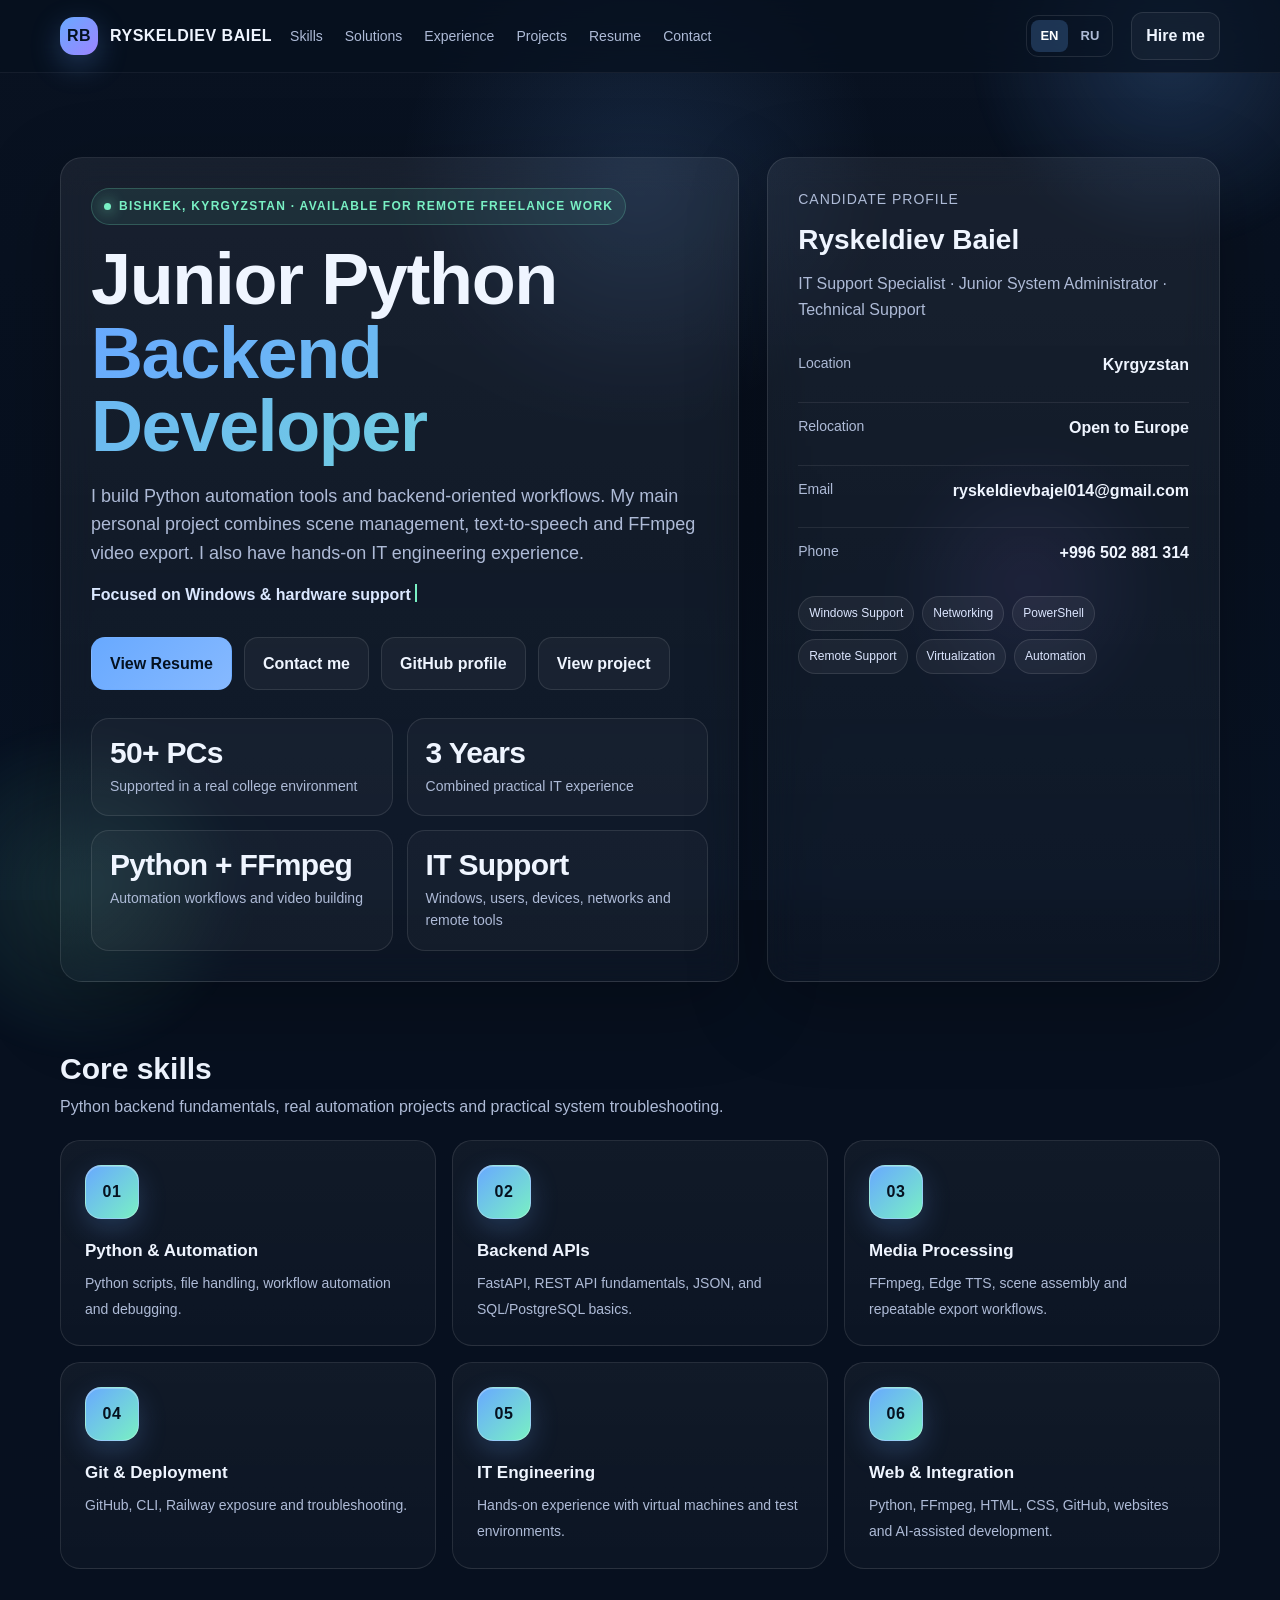
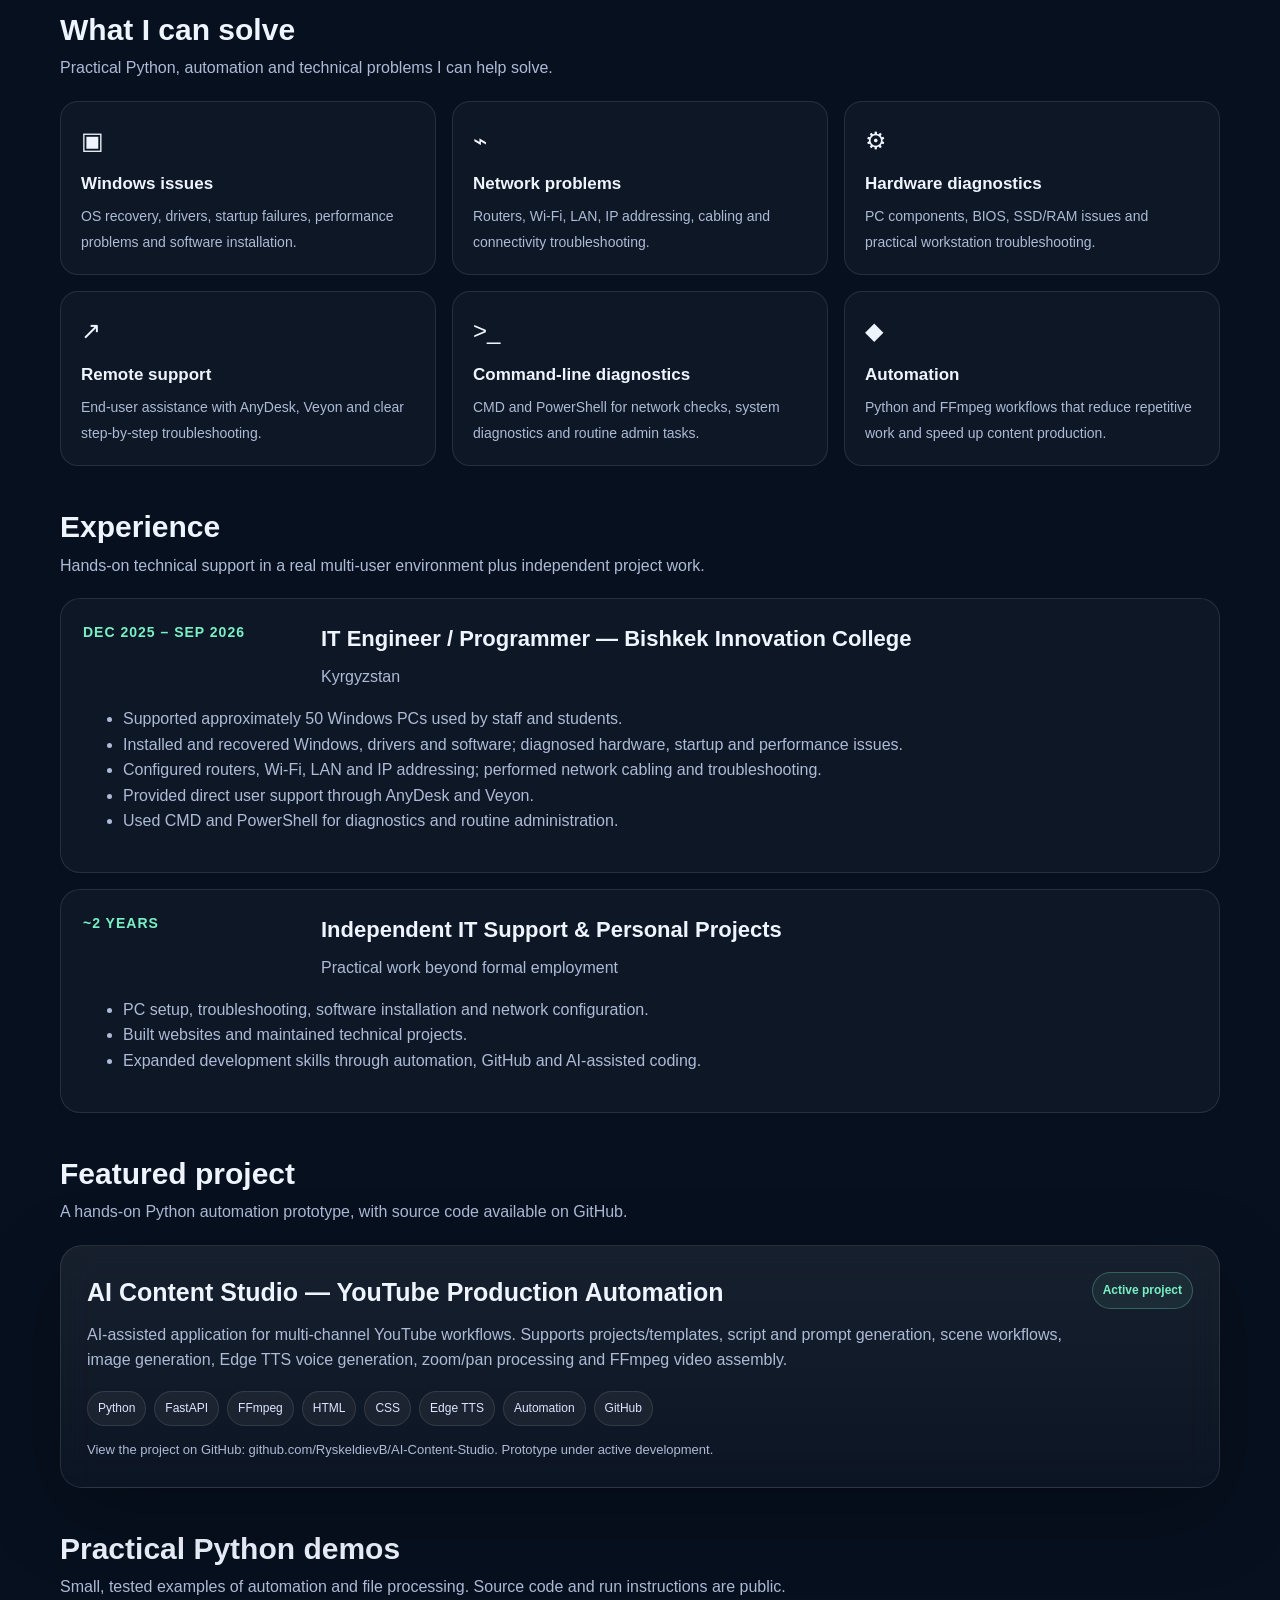
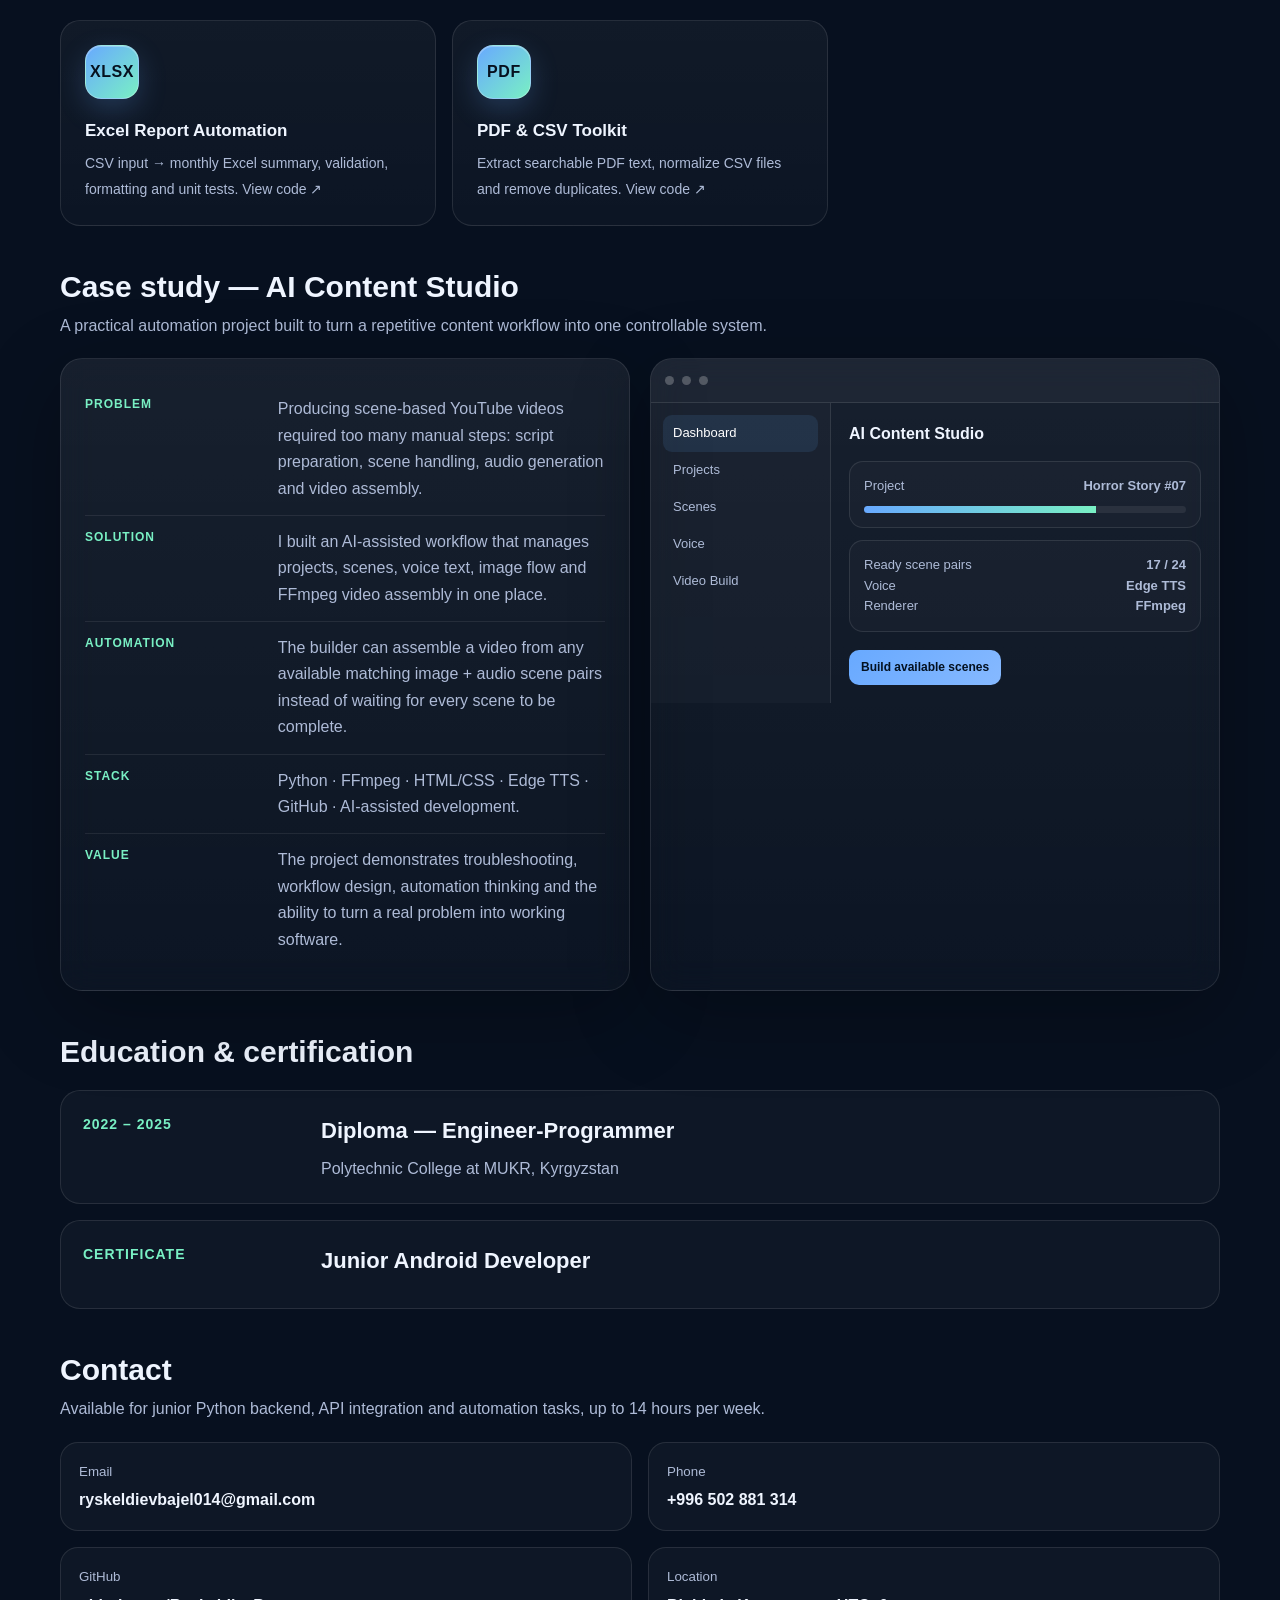
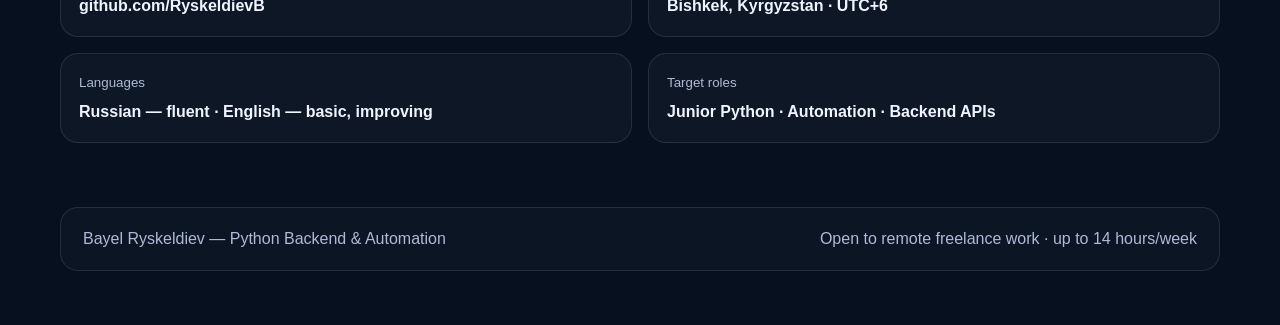
<file: index.html>
<!doctype html>
<html lang="en">
<head>
<meta charset="utf-8" />
<meta name="viewport" content="width=device-width,initial-scale=1" />
<meta name="description" content="Bayel Ryskeldiev - Junior Python Backend Developer, automation and FastAPI portfolio." />
<title>Bayel Ryskeldiev | Python Backend & Automation</title>
<link rel="icon" href="favicon-v3.svg" type="image/svg+xml">
<style>
:root{--bg:#07101f;--text:#eff5ff;--muted:#aebbd7;--line:rgba(255,255,255,.10);--accent:#68a9ff;--accent2:#79f0c4;--accent3:#9d84ff;--shadow:0 24px 80px rgba(0,0,0,.28);--radius:22px;--max:1160px;--mx:50%;--my:20%}
*{box-sizing:border-box}html{scroll-behavior:smooth;scroll-padding-top:92px}body{margin:0;font-family:Inter,Segoe UI,Arial,sans-serif;color:var(--text);line-height:1.6;background:#07101f;min-height:100vh;overflow-x:hidden}a{color:inherit;text-decoration:none}.wrap{width:min(var(--max),calc(100% - 36px));margin:auto}section[id]{scroll-margin-top:92px}
body:before{content:"";position:fixed;inset:0;z-index:-5;background:radial-gradient(circle at var(--mx) var(--my),rgba(104,169,255,.14),transparent 25%),linear-gradient(180deg,#091221 0%,#07101f 58%,#081324 100%)}.bg-grid{position:fixed;inset:0;z-index:-4;pointer-events:none;opacity:.16;background-image:linear-gradient(rgba(255,255,255,.025) 1px,transparent 1px),linear-gradient(90deg,rgba(255,255,255,.025) 1px,transparent 1px);background-size:48px 48px;mask-image:linear-gradient(to bottom,black,transparent 90%)}.orb{position:fixed;border-radius:50%;filter:blur(5px);pointer-events:none;z-index:-3;opacity:.36}.orb.a{width:420px;height:420px;top:-160px;right:-100px;background:radial-gradient(circle,rgba(104,169,255,.55),transparent 68%);animation:floatA 13s ease-in-out infinite}.orb.b{width:360px;height:360px;bottom:-170px;left:-100px;background:radial-gradient(circle,rgba(121,240,196,.38),transparent 68%);animation:floatB 16s ease-in-out infinite}.orb.c{width:300px;height:300px;top:48%;right:8%;background:radial-gradient(circle,rgba(157,132,255,.26),transparent 70%);animation:floatC 18s ease-in-out infinite}@keyframes floatA{50%{transform:translate(-45px,55px) scale(1.08)}}@keyframes floatB{50%{transform:translate(50px,-35px) scale(.92)}}@keyframes floatC{50%{transform:translate(-55px,-45px)}}.cursor-glow{position:fixed;width:280px;height:280px;border-radius:50%;pointer-events:none;z-index:-2;background:radial-gradient(circle,rgba(104,169,255,.11),transparent 68%);transform:translate(-50%,-50%);opacity:0}
.surface{background:linear-gradient(180deg,rgba(255,255,255,.065),rgba(255,255,255,.025));border:1px solid var(--line);border-radius:var(--radius);box-shadow:var(--shadow);backdrop-filter:blur(16px);position:relative;overflow:hidden}.surface:after{content:"";position:absolute;inset:0;pointer-events:none;background:linear-gradient(120deg,transparent 15%,rgba(255,255,255,.045) 48%,transparent 70%);transform:translateX(-120%);transition:transform .7s ease}.surface:hover:after{transform:translateX(120%)}
nav{position:sticky;top:0;z-index:30;background:rgba(7,16,31,.70);border-bottom:1px solid rgba(255,255,255,.06);backdrop-filter:blur(18px)}.nav{min-height:72px;display:flex;align-items:center;justify-content:space-between;gap:18px}.brand{display:flex;align-items:center;gap:12px;font-weight:800;letter-spacing:.5px}.brand-mark{width:38px;height:38px;border-radius:14px;display:grid;place-items:center;background:linear-gradient(135deg,var(--accent),var(--accent3));color:#031121;font-weight:900;box-shadow:0 10px 30px rgba(104,169,255,.28);animation:pulseMark 4s ease-in-out infinite}@keyframes pulseMark{50%{box-shadow:0 10px 38px rgba(104,169,255,.48)}}.navlinks{display:flex;gap:22px;align-items:center;color:var(--muted);font-size:14px}.navlinks a{position:relative;transition:.2s}.navlinks a:after{content:"";position:absolute;left:0;right:100%;bottom:-7px;height:2px;background:linear-gradient(90deg,var(--accent),var(--accent2));transition:.25s}.navlinks a:hover,.navlinks a.active{color:#fff}.navlinks a:hover:after,.navlinks a.active:after{right:0}.nav-cta{padding:10px 14px;border-radius:12px;border:1px solid var(--line);background:rgba(255,255,255,.04);font-weight:700;transition:.25s}.nav-cta:hover{transform:translateY(-2px);border-color:rgba(104,169,255,.42)}
.hero{padding:84px 0 52px;display:grid;grid-template-columns:1.2fr .8fr;gap:28px;align-items:stretch}.hero-main,.hero-side{padding:30px}.eyebrow{display:inline-flex;gap:8px;align-items:center;padding:8px 12px;border-radius:999px;border:1px solid rgba(121,240,196,.22);background:rgba(121,240,196,.08);color:var(--accent2);font-weight:700;text-transform:uppercase;letter-spacing:1.3px;font-size:12px}.dot{width:7px;height:7px;border-radius:50%;background:var(--accent2);box-shadow:0 0 14px var(--accent2);animation:blink 1.8s infinite}@keyframes blink{50%{opacity:.35;transform:scale(.8)}}.hero h1{font-size:clamp(40px,6vw,72px);line-height:1.02;margin:18px 0;letter-spacing:-1.4px}.hero h1 span{background:linear-gradient(135deg,var(--accent),var(--accent2));-webkit-background-clip:text;background-clip:text;color:transparent;background-size:200% 200%;animation:gradientText 6s ease infinite}@keyframes gradientText{50%{background-position:100% 50%}}.lead{font-size:18px;color:var(--muted);max-width:760px;margin:0}.typing-line{margin-top:14px;color:#dbe8ff;font-weight:700;min-height:27px}.typing-line .cursor{display:inline-block;width:2px;height:1.1em;background:var(--accent2);vertical-align:-2px;margin-left:4px;animation:caret .8s steps(1) infinite}@keyframes caret{50%{opacity:0}}
.actions{display:flex;gap:12px;flex-wrap:wrap;margin-top:28px}.btn{padding:13px 18px;border-radius:14px;border:1px solid var(--line);font-weight:700;transition:.25s ease;display:inline-flex;align-items:center;gap:8px}.btn.primary{background:linear-gradient(135deg,var(--accent),#86b9ff);color:#041120;border-color:transparent}.btn.secondary{background:rgba(255,255,255,.04)}.btn:hover{transform:translateY(-3px);box-shadow:0 14px 38px rgba(0,0,0,.22)}
.mini-grid{display:grid;grid-template-columns:repeat(2,1fr);gap:14px;margin-top:28px}.mini-card,.skill,.item,.contact-card{transition:transform .24s ease,border-color .24s ease,background .24s ease,box-shadow .24s ease;transform-style:preserve-3d}.mini-card{padding:18px;border-radius:18px;border:1px solid var(--line);background:rgba(255,255,255,.03)}.mini-card:hover,.skill:hover,.contact-card:hover{border-color:rgba(104,169,255,.34);background:rgba(255,255,255,.047);box-shadow:0 18px 45px rgba(0,0,0,.2)}.mini-card strong{display:block;font-size:26px;line-height:1.1}.mini-card span{display:block;color:var(--muted);font-size:14px;margin-top:6px}.hero-side{display:flex;flex-direction:column;justify-content:space-between}.profile-title{font-size:14px;color:var(--muted);text-transform:uppercase;letter-spacing:1px}.profile-name{font-size:28px;font-weight:800;margin:8px 0}.profile-role{color:var(--muted);margin:0 0 18px}.info-list{display:grid;gap:12px;margin-top:18px}.info-row{display:flex;justify-content:space-between;gap:12px;padding:12px 0;border-top:1px solid rgba(255,255,255,.08)}.info-row:first-child{border-top:0}.info-row span{color:var(--muted);font-size:14px}.info-row strong{text-align:right}.badge-row,.tags{display:flex;flex-wrap:wrap;gap:8px;margin-top:18px}.badge,.tag{font-size:12px;padding:7px 10px;border-radius:999px;background:rgba(255,255,255,.05);border:1px solid var(--line);color:#dce6ff;transition:.22s}.badge:hover,.tag:hover{transform:translateY(-2px);border-color:rgba(121,240,196,.35);color:#fff}
section{padding:18px 0 26px}.section-head{margin-bottom:20px}.section-title{font-size:30px;line-height:1.15;margin:0}.section-sub{color:var(--muted);margin:8px 0 0;max-width:760px}.skills-grid{display:grid;grid-template-columns:repeat(3,1fr);gap:16px}.skill{padding:24px;border-radius:20px;border:1px solid var(--line);background:linear-gradient(180deg,rgba(255,255,255,.045),rgba(255,255,255,.025));position:relative;overflow:visible}.skill .icon{width:54px;height:54px;border-radius:16px;display:grid;place-items:center;background:linear-gradient(135deg,var(--accent),var(--accent2));margin-bottom:18px;font-weight:900;font-size:16px;letter-spacing:.6px;color:#06111f;border:1px solid rgba(255,255,255,.28);box-shadow:0 10px 28px rgba(104,169,255,.22),inset 0 1px 0 rgba(255,255,255,.28)}.skill:hover .icon{transform:translateY(-2px) scale(1.04);box-shadow:0 14px 34px rgba(104,169,255,.32)}.skill b{display:block;font-size:17px;margin-bottom:6px}.skill span{color:var(--muted);font-size:14px}.timeline{display:grid;gap:16px}.item{padding:22px;border-radius:20px;border:1px solid var(--line);background:rgba(255,255,255,.03)}.item:hover{transform:translateX(5px);border-color:rgba(121,240,196,.25)}.item-top{display:grid;grid-template-columns:220px 1fr;gap:18px}.when{font-weight:800;color:var(--accent2);font-size:14px;text-transform:uppercase;letter-spacing:1px}.item h3{margin:0 0 8px;font-size:22px}.item p,.project p{margin:0;color:var(--muted)}.item ul{color:var(--muted)}.project{padding:26px;display:grid;grid-template-columns:1fr auto;gap:18px}.project h3{margin:0 0 10px;font-size:25px}.status{font-size:12px;font-weight:700;color:var(--accent2);white-space:nowrap;border:1px solid rgba(121,240,196,.28);padding:8px 10px;border-radius:999px;background:rgba(121,240,196,.07);height:max-content}.note{margin-top:14px!important;font-size:13px}.contact-grid{display:grid;grid-template-columns:repeat(2,1fr);gap:16px}.contact-card{padding:18px;border-radius:18px;border:1px solid var(--line);background:rgba(255,255,255,.03)}.contact-card small{display:block;color:var(--muted)}.contact-card strong{display:block;margin-top:5px;overflow-wrap:anywhere}footer{padding:38px 0 54px;color:var(--muted)}.footer-box{padding:18px 22px;border-radius:18px;border:1px solid var(--line);background:rgba(255,255,255,.025);display:flex;justify-content:space-between;gap:12px;flex-wrap:wrap}
.reveal{opacity:0;transform:translateY(30px);transition:opacity .75s,transform .75s}.reveal.in{opacity:1;transform:none}.stagger>*{opacity:0;transform:translateY(18px)}.stagger.in>*{animation:staggerIn .55s ease forwards}.stagger.in>*:nth-child(2){animation-delay:.07s}.stagger.in>*:nth-child(3){animation-delay:.14s}.stagger.in>*:nth-child(4){animation-delay:.21s}.stagger.in>*:nth-child(5){animation-delay:.28s}.stagger.in>*:nth-child(6){animation-delay:.35s}@keyframes staggerIn{to{opacity:1;transform:none}}.scroll-line{position:fixed;top:0;left:0;height:2px;background:linear-gradient(90deg,var(--accent),var(--accent2),var(--accent3));z-index:50;width:0}
@media(max-width:980px){.hero{grid-template-columns:1fr}.skills-grid{grid-template-columns:repeat(2,1fr)}.item-top{grid-template-columns:1fr}}@media(max-width:720px){.navlinks{display:none}.mini-grid,.contact-grid,.skills-grid{grid-template-columns:1fr}.project{grid-template-columns:1fr}.hero-main,.hero-side{padding:22px}.hero h1{font-size:42px}.brand-text{display:none}.cursor-glow{display:none}}@media(prefers-reduced-motion:reduce){html{scroll-behavior:auto}*,*:before,*:after{animation:none!important;transition:none!important}.reveal,.stagger>*{opacity:1!important;transform:none!important}}

/* what-i-solve-marker */
.solve-grid{display:grid;grid-template-columns:repeat(3,1fr);gap:16px}.solve-card{padding:20px;border:1px solid var(--line);border-radius:18px;background:rgba(255,255,255,.03);transition:.25s}.solve-card:hover{transform:translateY(-4px);border-color:rgba(104,169,255,.35);box-shadow:0 18px 45px rgba(0,0,0,.18)}.solve-card b{display:block;margin:10px 0 6px;font-size:17px}.solve-card span{color:var(--muted);font-size:14px}.solve-icon{font-size:24px}.case-grid{display:grid;grid-template-columns:1.05fr .95fr;gap:20px;align-items:stretch}.case-card{padding:24px}.case-step{display:grid;grid-template-columns:90px 1fr;gap:14px;padding:13px 0;border-top:1px solid rgba(255,255,255,.08)}.case-step:first-child{border-top:0}.case-label{font-size:12px;text-transform:uppercase;letter-spacing:1px;color:var(--accent2);font-weight:800}.case-step p{margin:0;color:var(--muted)}.mock-app{padding:0;overflow:hidden}.mock-top{height:44px;display:flex;align-items:center;gap:8px;padding:0 14px;border-bottom:1px solid var(--line);background:rgba(255,255,255,.03)}.mock-dot{width:9px;height:9px;border-radius:50%;background:rgba(255,255,255,.24)}.mock-body{display:grid;grid-template-columns:150px 1fr;min-height:300px}.mock-side{border-right:1px solid var(--line);padding:14px;background:rgba(255,255,255,.02)}.mock-side div{padding:9px 10px;border-radius:9px;color:var(--muted);font-size:13px}.mock-side div.active{background:rgba(104,169,255,.11);color:#fff}.mock-main{padding:18px}.mock-title{font-weight:800;margin-bottom:14px}.mock-panel{border:1px solid var(--line);border-radius:14px;padding:14px;margin-bottom:12px;background:rgba(255,255,255,.025)}.mock-row{display:flex;justify-content:space-between;gap:12px;font-size:13px;color:var(--muted)}.mock-bar{height:7px;border-radius:99px;background:rgba(255,255,255,.07);margin-top:9px;overflow:hidden}.mock-bar span{display:block;height:100%;width:72%;background:linear-gradient(90deg,var(--accent),var(--accent2))}.mock-btn{display:inline-block;margin-top:6px;padding:8px 12px;border-radius:10px;background:linear-gradient(135deg,var(--accent),#86b9ff);color:#041120;font-weight:800;font-size:12px}@media(max-width:980px){.solve-grid{grid-template-columns:repeat(2,1fr)}.case-grid{grid-template-columns:1fr}}@media(max-width:720px){.solve-grid{grid-template-columns:1fr}.mock-body{grid-template-columns:1fr}.mock-side{display:none}.case-step{grid-template-columns:1fr}}

/* mobile-compact-v3 */
.mini-card strong,
.mini-card strong .counter{
  font-size:30px!important;
  line-height:1.05!important;
  font-weight:900!important;
  letter-spacing:-.7px!important;
}
.mini-card strong .counter{display:inline!important;color:inherit!important}

@media(max-width:720px){
  section{padding:12px 0 18px}
  .hero{padding:44px 0 24px}
  .hero-main,.hero-side{padding:18px}
  .hero h1{font-size:36px}
  .lead{font-size:16px}
  .actions{margin-top:20px}
  .btn{padding:11px 14px}

  .mini-grid{grid-template-columns:repeat(2,minmax(0,1fr))!important;gap:10px;margin-top:18px}
  .mini-card{padding:14px;min-height:105px}
  .mini-card strong,.mini-card strong .counter{font-size:24px!important;white-space:nowrap}
  .mini-card span{font-size:12px;line-height:1.35}

  .section-head{margin-bottom:14px}
  .section-title{font-size:26px}
  .section-sub{font-size:14px}

  .skills-grid,.solve-grid{
    display:flex!important;
    overflow-x:auto;
    gap:12px;
    padding:2px 2px 12px;
    scroll-snap-type:x mandatory;
    -webkit-overflow-scrolling:touch;
    scrollbar-width:none;
  }
  .skills-grid::-webkit-scrollbar,.solve-grid::-webkit-scrollbar{display:none}
  .skills-grid>*,.solve-grid>*{flex:0 0 82%;scroll-snap-align:start}
  .skill,.solve-card{padding:18px!important;min-height:190px}
  .skill .icon{width:48px;height:48px;margin-bottom:14px}
  #skills .section-sub:after,#solutions .section-sub:after{content:'  •  Swipe cards →';color:var(--accent2);font-weight:700}

  #experience .item{padding:18px;cursor:pointer;position:relative}
  .item-top{gap:6px}
  .item h3{font-size:19px}
  #experience .item ul{max-height:0;overflow:hidden;opacity:0;margin:0;padding-left:18px;transition:max-height .35s ease,opacity .25s ease,margin .25s ease}
  #experience .item.mobile-open ul{max-height:520px;opacity:1;margin:12px 0 0}
  #experience .item:after{content:'View details +';display:block;margin-top:10px;color:var(--accent2);font-size:12px;font-weight:800}
  #experience .item.mobile-open:after{content:'Hide details −'}

  #case-study .case-card{max-height:185px;overflow:hidden;cursor:pointer;position:relative;transition:max-height .4s ease}
  #case-study .case-card.mobile-open{max-height:900px}
  #case-study .case-card:after{content:'Tap to expand +';position:absolute;left:20px;right:20px;bottom:12px;padding-top:28px;background:linear-gradient(transparent,#0b162a 48%);color:var(--accent2);font-size:12px;font-weight:800}
  #case-study .case-card.mobile-open:after{content:'Tap to collapse −';position:static;display:block;background:none;padding-top:10px}
  .case-grid{gap:12px}
  .mock-body{min-height:220px}

  .contact-grid{grid-template-columns:repeat(2,minmax(0,1fr))!important;gap:10px}
  .contact-card{padding:14px}
  .contact-card strong{font-size:13px}
  .footer-box{font-size:12px}
}

 .lang-switch{display:flex;gap:4px;align-items:center;border:1px solid var(--line);border-radius:12px;padding:4px;margin-left:auto}.lang-switch a{font-size:13px;font-weight:800;color:var(--muted);padding:6px 9px;border-radius:8px}.lang-switch a.active{background:rgba(104,169,255,.22);color:#fff}@media(max-width:720px){.nav{gap:8px}.nav-cta{padding:8px 10px;font-size:12px}}
/* Mobile layout repair: prevent translated copy from breaking narrow cards. */
@media(max-width:720px){
  .wrap{width:calc(100% - 28px)}
  .nav{min-width:0;gap:6px}
  .lang-switch{margin-left:auto;flex:0 0 auto;padding:3px;gap:2px}
  .lang-switch a{padding:6px 7px;font-size:12px}
  .nav-cta{flex:0 0 auto;white-space:nowrap;padding:8px 9px;font-size:12px}
  .hero,.hero-main,.hero-side,.case-grid,.project,.item,.contact-grid,.mini-grid{min-width:0}
  .hero h1{font-size:clamp(29px,8.7vw,36px);line-height:1.12;overflow-wrap:anywhere}
  .hero-main,.hero-side{padding:clamp(14px,4vw,18px)}
  .mini-grid{grid-template-columns:repeat(2,minmax(0,1fr))!important}
  .mini-card,.contact-card{min-width:0;overflow:hidden}
  .mini-card strong,.mini-card strong .counter{
    font-size:clamp(17px,5.5vw,24px)!important;
    white-space:normal!important;
    overflow-wrap:anywhere;
    letter-spacing:-.5px!important;
  }
  .mini-card span,.contact-card strong,.info-row strong,.project p,.skill span,.solve-card span{overflow-wrap:anywhere;word-break:normal}
  .info-row{min-width:0;flex-wrap:wrap}
  .actions{display:flex;flex-wrap:wrap;gap:9px}
  .actions .btn{min-width:0;max-width:100%;justify-content:center;text-align:center}
  .skills-grid>*,.solve-grid>*{min-width:0;overflow-wrap:anywhere}
  .mock-app,.mock-main,.mock-panel{min-width:0}
  .mock-row{flex-wrap:wrap}
}
@media(max-width:360px){
  .nav .brand-mark{width:34px;height:34px}
  .lang-switch a{padding:5px 6px}
  .nav-cta{padding:7px 8px;font-size:11px}
  .contact-grid{grid-template-columns:1fr!important}
  .contact-card{min-height:0}
}

/* Case study layout: accommodate long Russian labels and sidebar names. */
@media(min-width:721px){
  #case-study .case-grid{grid-template-columns:minmax(0,1fr) minmax(0,1fr)}
  #case-study .case-card,#case-study .mock-app{min-width:0}
  #case-study .case-step{grid-template-columns:minmax(142px,34%) minmax(0,1fr);column-gap:16px;align-items:start}
  #case-study .case-label{min-width:0;overflow-wrap:anywhere;line-height:1.4}
  #case-study .case-step p{min-width:0;line-height:1.65}
  #case-study .mock-body{grid-template-columns:180px minmax(0,1fr)}
  #case-study .mock-side{min-width:0;padding:12px}
  #case-study .mock-side div{white-space:normal;overflow-wrap:anywhere;line-height:1.45;padding:9px 10px}
  #case-study .mock-main{min-width:0}
  #case-study .mock-row{flex-wrap:wrap;align-items:center}
}
@media(min-width:721px) and (max-width:1100px){
  #case-study .case-grid{grid-template-columns:1fr}
}
</style>
</head>
<body>
<div class="scroll-line" id="scrollLine"></div><div class="bg-grid"></div><div class="orb a"></div><div class="orb b"></div><div class="orb c"></div><div class="cursor-glow" id="cursorGlow"></div>
<nav><div class="wrap nav"><a class="brand" href="#top"><span class="brand-mark">RB</span><span class="brand-text">RYSKELDIEV BAIEL</span></a><div class="navlinks"><a href="#skills">Skills</a><a href="#solutions">Solutions</a><a href="#experience">Experience</a><a href="#projects">Projects</a><a href="resume.html">Resume</a><a href="#contact">Contact</a></div><div class="lang-switch" aria-label="Language"><a class="active" href="index.html" aria-current="page">EN</a><a href="index-ru.html">RU</a></div><a class="nav-cta" href="mailto:ryskeldievbajel014@gmail.com">Hire me</a></div></nav>
<main id="top" class="wrap">
<header class="hero reveal"><section class="surface hero-main tilt"><div class="eyebrow"><span class="dot"></span>Bishkek, Kyrgyzstan · Available for remote freelance work</div><h1>Junior Python <span>Backend Developer</span></h1><p class="lead">I build Python automation tools and backend-oriented workflows. My main personal project combines scene management, text-to-speech and FFmpeg video export. I also have hands-on IT engineering experience.</p><div class="typing-line">Focused on <span id="typing"></span><span class="cursor"></span></div><div class="actions"><a class="btn primary" href="resume.html">View Resume</a><a class="btn secondary" href="mailto:ryskeldievbajel014@gmail.com">Contact me</a><a class="btn secondary" href="https://github.com/RyskeldievB" target="_blank">GitHub profile</a><a class="btn secondary" href="#projects">View project</a></div><div class="mini-grid stagger"><div class="mini-card"><strong><span class="counter" data-target="50">0</span>+ PCs</strong><span>Supported in a real college environment</span></div><div class="mini-card"><strong><span class="counter" data-target="3">0</span> Years</strong><span>Combined practical IT experience</span></div><div class="mini-card"><strong>Python + FFmpeg</strong><span>Automation workflows and video building</span></div><div class="mini-card"><strong>IT Support</strong><span>Windows, users, devices, networks and remote tools</span></div></div></section><aside class="surface hero-side tilt"><div><div class="profile-title">Candidate profile</div><div class="profile-name">Ryskeldiev Baiel</div><p class="profile-role">IT Support Specialist · Junior System Administrator · Technical Support</p><div class="info-list"><div class="info-row"><span>Location</span><strong>Kyrgyzstan</strong></div><div class="info-row"><span>Relocation</span><strong>Open to Europe</strong></div><div class="info-row"><span>Email</span><strong>ryskeldievbajel014@gmail.com</strong></div><div class="info-row"><span>Phone</span><strong>+996 502 881 314</strong></div></div><div class="badge-row"><span class="badge">Windows Support</span><span class="badge">Networking</span><span class="badge">PowerShell</span><span class="badge">Remote Support</span><span class="badge">Virtualization</span><span class="badge">Automation</span></div></div></aside></header>
<section id="skills" class="reveal"><div class="section-head"><h2 class="section-title">Core skills</h2><p class="section-sub">Python backend fundamentals, real automation projects and practical system troubleshooting.</p></div><div class="skills-grid stagger"><div class="skill tilt"><div class="icon">01</div><b>Python & Automation</b><span>Python scripts, file handling, workflow automation and debugging.</span></div><div class="skill tilt"><div class="icon">02</div><b>Backend APIs</b><span>FastAPI, REST API fundamentals, JSON, and SQL/PostgreSQL basics.</span></div><div class="skill tilt"><div class="icon">03</div><b>Media Processing</b><span>FFmpeg, Edge TTS, scene assembly and repeatable export workflows.</span></div><div class="skill tilt"><div class="icon">04</div><b>Git & Deployment</b><span>GitHub, CLI, Railway exposure and troubleshooting.</span></div><div class="skill tilt"><div class="icon">05</div><b>IT Engineering</b><span>Hands-on experience with virtual machines and test environments.</span></div><div class="skill tilt"><div class="icon">06</div><b>Web & Integration</b><span>Python, FFmpeg, HTML, CSS, GitHub, websites and AI-assisted development.</span></div></div></section>

<section id="solutions" class="reveal"><div class="section-head"><div><h2 class="section-title">What I can solve</h2><p class="section-sub">Practical Python, automation and technical problems I can help solve.</p></div></div><div class="solve-grid stagger"><div class="solve-card"><div class="solve-icon">▣</div><b>Windows issues</b><span>OS recovery, drivers, startup failures, performance problems and software installation.</span></div><div class="solve-card"><div class="solve-icon">⌁</div><b>Network problems</b><span>Routers, Wi-Fi, LAN, IP addressing, cabling and connectivity troubleshooting.</span></div><div class="solve-card"><div class="solve-icon">⚙</div><b>Hardware diagnostics</b><span>PC components, BIOS, SSD/RAM issues and practical workstation troubleshooting.</span></div><div class="solve-card"><div class="solve-icon">↗</div><b>Remote support</b><span>End-user assistance with AnyDesk, Veyon and clear step-by-step troubleshooting.</span></div><div class="solve-card"><div class="solve-icon">&gt;_</div><b>Command-line diagnostics</b><span>CMD and PowerShell for network checks, system diagnostics and routine admin tasks.</span></div><div class="solve-card"><div class="solve-icon">◆</div><b>Automation</b><span>Python and FFmpeg workflows that reduce repetitive work and speed up content production.</span></div></div></section>
<section id="experience" class="reveal"><div class="section-head"><h2 class="section-title">Experience</h2><p class="section-sub">Hands-on technical support in a real multi-user environment plus independent project work.</p></div><div class="timeline"><article class="item"><div class="item-top"><div class="when">Dec 2025 – Sep 2026</div><div><h3>IT Engineer / Programmer — Bishkek Innovation College</h3><p>Kyrgyzstan</p></div></div><ul><li>Supported approximately 50 Windows PCs used by staff and students.</li><li>Installed and recovered Windows, drivers and software; diagnosed hardware, startup and performance issues.</li><li>Configured routers, Wi-Fi, LAN and IP addressing; performed network cabling and troubleshooting.</li><li>Provided direct user support through AnyDesk and Veyon.</li><li>Used CMD and PowerShell for diagnostics and routine administration.</li></ul></article><article class="item"><div class="item-top"><div class="when">~2 years</div><div><h3>Independent IT Support & Personal Projects</h3><p>Practical work beyond formal employment</p></div></div><ul><li>PC setup, troubleshooting, software installation and network configuration.</li><li>Built websites and maintained technical projects.</li><li>Expanded development skills through automation, GitHub and AI-assisted coding.</li></ul></article></div></section>
<section id="projects" class="reveal"><div class="section-head"><h2 class="section-title">Featured project</h2><p class="section-sub">A hands-on Python automation prototype, with source code available on GitHub.</p></div><div class="surface project tilt"><div><h3>AI Content Studio — YouTube Production Automation</h3><p>AI-assisted application for multi-channel YouTube workflows. Supports projects/templates, script and prompt generation, scene workflows, image generation, Edge TTS voice generation, zoom/pan processing and FFmpeg video assembly.</p><div class="tags"><span class="tag">Python</span><span class="tag">FastAPI</span><span class="tag">FFmpeg</span><span class="tag">HTML</span><span class="tag">CSS</span><span class="tag">Edge TTS</span><span class="tag">Automation</span><span class="tag">GitHub</span></div><p class="note">View the project on GitHub: github.com/RyskeldievB/AI-Content-Studio. Prototype under active development.</p></div><div class="status">Active project</div></div></section>
<section class="reveal"><div class="section-head"><h2 class="section-title">Practical Python demos</h2><p class="section-sub">Small, tested examples of automation and file processing. Source code and run instructions are public.</p></div><div class="skills-grid"><a class="skill" href="https://github.com/RyskeldievB/Portfolio/tree/main/demos/excel-report-automation" target="_blank" rel="noopener"><div class="icon">XLSX</div><b>Excel Report Automation</b><span>CSV input → monthly Excel summary, validation, formatting and unit tests. View code ↗</span></a><a class="skill" href="https://github.com/RyskeldievB/Portfolio/tree/main/demos/pdf-csv-toolkit" target="_blank" rel="noopener"><div class="icon">PDF</div><b>PDF &amp; CSV Toolkit</b><span>Extract searchable PDF text, normalize CSV files and remove duplicates. View code ↗</span></a></div></section>
<section id="case-study" class="reveal"><div class="section-head"><div><h2 class="section-title">Case study — AI Content Studio</h2><p class="section-sub">A practical automation project built to turn a repetitive content workflow into one controllable system.</p></div></div><div class="case-grid"><div class="surface case-card"><div class="case-step"><div class="case-label">Problem</div><p>Producing scene-based YouTube videos required too many manual steps: script preparation, scene handling, audio generation and video assembly.</p></div><div class="case-step"><div class="case-label">Solution</div><p>I built an AI-assisted workflow that manages projects, scenes, voice text, image flow and FFmpeg video assembly in one place.</p></div><div class="case-step"><div class="case-label">Automation</div><p>The builder can assemble a video from any available matching image + audio scene pairs instead of waiting for every scene to be complete.</p></div><div class="case-step"><div class="case-label">Stack</div><p>Python · FFmpeg · HTML/CSS · Edge TTS · GitHub · AI-assisted development.</p></div><div class="case-step"><div class="case-label">Value</div><p>The project demonstrates troubleshooting, workflow design, automation thinking and the ability to turn a real problem into working software.</p></div></div><div class="surface mock-app tilt"><div class="mock-top"><span class="mock-dot"></span><span class="mock-dot"></span><span class="mock-dot"></span></div><div class="mock-body"><div class="mock-side"><div class="active">Dashboard</div><div>Projects</div><div>Scenes</div><div>Voice</div><div>Video Build</div></div><div class="mock-main"><div class="mock-title">AI Content Studio</div><div class="mock-panel"><div class="mock-row"><span>Project</span><strong>Horror Story #07</strong></div><div class="mock-bar"><span></span></div></div><div class="mock-panel"><div class="mock-row"><span>Ready scene pairs</span><strong>17 / 24</strong></div><div class="mock-row"><span>Voice</span><strong>Edge TTS</strong></div><div class="mock-row"><span>Renderer</span><strong>FFmpeg</strong></div></div><span class="mock-btn">Build available scenes</span></div></div></div></div></section>

<section class="reveal"><div class="section-head"><h2 class="section-title">Education & certification</h2></div><div class="timeline"><article class="item"><div class="item-top"><div class="when">2022 – 2025</div><div><h3>Diploma — Engineer-Programmer</h3><p>Polytechnic College at MUKR, Kyrgyzstan</p></div></div></article><article class="item"><div class="item-top"><div class="when">Certificate</div><div><h3>Junior Android Developer</h3></div></div></article></div></section>
<section id="contact" class="reveal"><div class="section-head"><h2 class="section-title">Contact</h2><p class="section-sub">Available for junior Python backend, API integration and automation tasks, up to 14 hours per week.</p></div><div class="contact-grid stagger"><a class="contact-card tilt" href="mailto:ryskeldievbajel014@gmail.com"><small>Email</small><strong>ryskeldievbajel014@gmail.com</strong></a><a class="contact-card tilt" href="tel:+996502881314"><small>Phone</small><strong>+996 502 881 314</strong></a><a class="contact-card tilt" href="https://github.com/RyskeldievB" target="_blank"><small>GitHub</small><strong>github.com/RyskeldievB</strong></a><div class="contact-card tilt"><small>Location</small><strong>Bishkek, Kyrgyzstan · UTC+6</strong></div><div class="contact-card tilt"><small>Languages</small><strong>Russian — fluent · English — basic, improving</strong></div><div class="contact-card tilt"><small>Target roles</small><strong>Junior Python · Automation · Backend APIs</strong></div></div></section>
</main><footer><div class="wrap"><div class="footer-box"><div>Bayel Ryskeldiev — Python Backend & Automation</div><div>Open to remote freelance work · up to 14 hours/week</div></div></div></footer>
<script>
const reduced=matchMedia('(prefers-reduced-motion: reduce)').matches;
const glow=document.getElementById('cursorGlow');if(!reduced&&innerWidth>720){addEventListener('mousemove',e=>{glow.style.left=e.clientX+'px';glow.style.top=e.clientY+'px';glow.style.opacity='1';document.documentElement.style.setProperty('--mx',e.clientX+'px');document.documentElement.style.setProperty('--my',e.clientY+'px')})}
const io=new IntersectionObserver(es=>es.forEach(e=>{if(e.isIntersecting){e.target.classList.add('in');io.unobserve(e.target)}}),{threshold:.08});document.querySelectorAll('.reveal,.stagger').forEach(el=>io.observe(el));
const counters=document.querySelectorAll('.counter');let counted=false;const countIO=new IntersectionObserver(es=>{if(es.some(e=>e.isIntersecting)&&!counted){counted=true;counters.forEach(el=>{const target=+el.dataset.target,start=performance.now();function step(t){const p=Math.min((t-start)/900,1);el.textContent=Math.round(target*(1-Math.pow(1-p,3)));if(p<1)requestAnimationFrame(step)}requestAnimationFrame(step)})}});if(counters[0])countIO.observe(counters[0]);
const words=['Windows & hardware support','network troubleshooting','PowerShell diagnostics','Python automation','relocation-ready IT roles'];let wi=0,ci=0,del=false;const ty=document.getElementById('typing');function type(){if(reduced){ty.textContent=words[0];return}const w=words[wi];ty.textContent=w.slice(0,ci);if(!del&&ci<w.length){ci++;setTimeout(type,55)}else if(!del){del=true;setTimeout(type,1300)}else if(ci>0){ci--;setTimeout(type,28)}else{del=false;wi=(wi+1)%words.length;setTimeout(type,300)}}type();
if(!reduced&&innerWidth>900){document.querySelectorAll('.tilt').forEach(card=>{card.addEventListener('mousemove',e=>{const r=card.getBoundingClientRect(),x=(e.clientX-r.left)/r.width-.5,y=(e.clientY-r.top)/r.height-.5;card.style.transform=`perspective(900px) rotateX(${-y*2.5}deg) rotateY(${x*3.5}deg) translateY(-2px)`});card.addEventListener('mouseleave',()=>card.style.transform='')})}
const line=document.getElementById('scrollLine');const sections=[...document.querySelectorAll('main section[id]')];const links=[...document.querySelectorAll('.navlinks a[href^="#"]')];
function setActive(id){links.forEach(a=>a.classList.toggle('active',a.getAttribute('href')==='#'+id))}
function onScroll(){const doc=document.documentElement,max=doc.scrollHeight-innerHeight;line.style.width=(max?scrollY/max*100:0)+'%';const nearBottom=innerHeight+scrollY>=doc.scrollHeight-24;if(nearBottom){setActive('contact');return}let cur='';const marker=scrollY+110;for(const s of sections){if(marker>=s.offsetTop)cur=s.id}setActive(cur)}
addEventListener('scroll',onScroll,{passive:true});addEventListener('resize',onScroll);onScroll();
document.querySelectorAll('.navlinks a[href^="#"]').forEach(a=>a.addEventListener('click',e=>{const target=document.querySelector(a.getAttribute('href'));if(!target)return;e.preventDefault();target.scrollIntoView({behavior:reduced?'auto':'smooth',block:'start'});history.replaceState(null,'',a.getAttribute('href'));setTimeout(onScroll,350)}));
</script><script src="portfolio-enhancements.js?v=20261108-layoutfix2"></script>

<script id="mobileCompactV3">
(function(){
  function setup(){
    if(!window.matchMedia('(max-width:720px)').matches) return;
    document.querySelectorAll('#experience .item').forEach(function(el){
      if(el.dataset.mobileBound) return;
      el.dataset.mobileBound='1';
      el.addEventListener('click',function(){el.classList.toggle('mobile-open')});
    });
    var c=document.querySelector('#case-study .case-card');
    if(c && !c.dataset.mobileBound){
      c.dataset.mobileBound='1';
      c.addEventListener('click',function(){c.classList.toggle('mobile-open')});
    }
  }
  if(document.readyState==='loading') document.addEventListener('DOMContentLoaded',setup); else setup();
})();
</script>

</body></html>
</file>
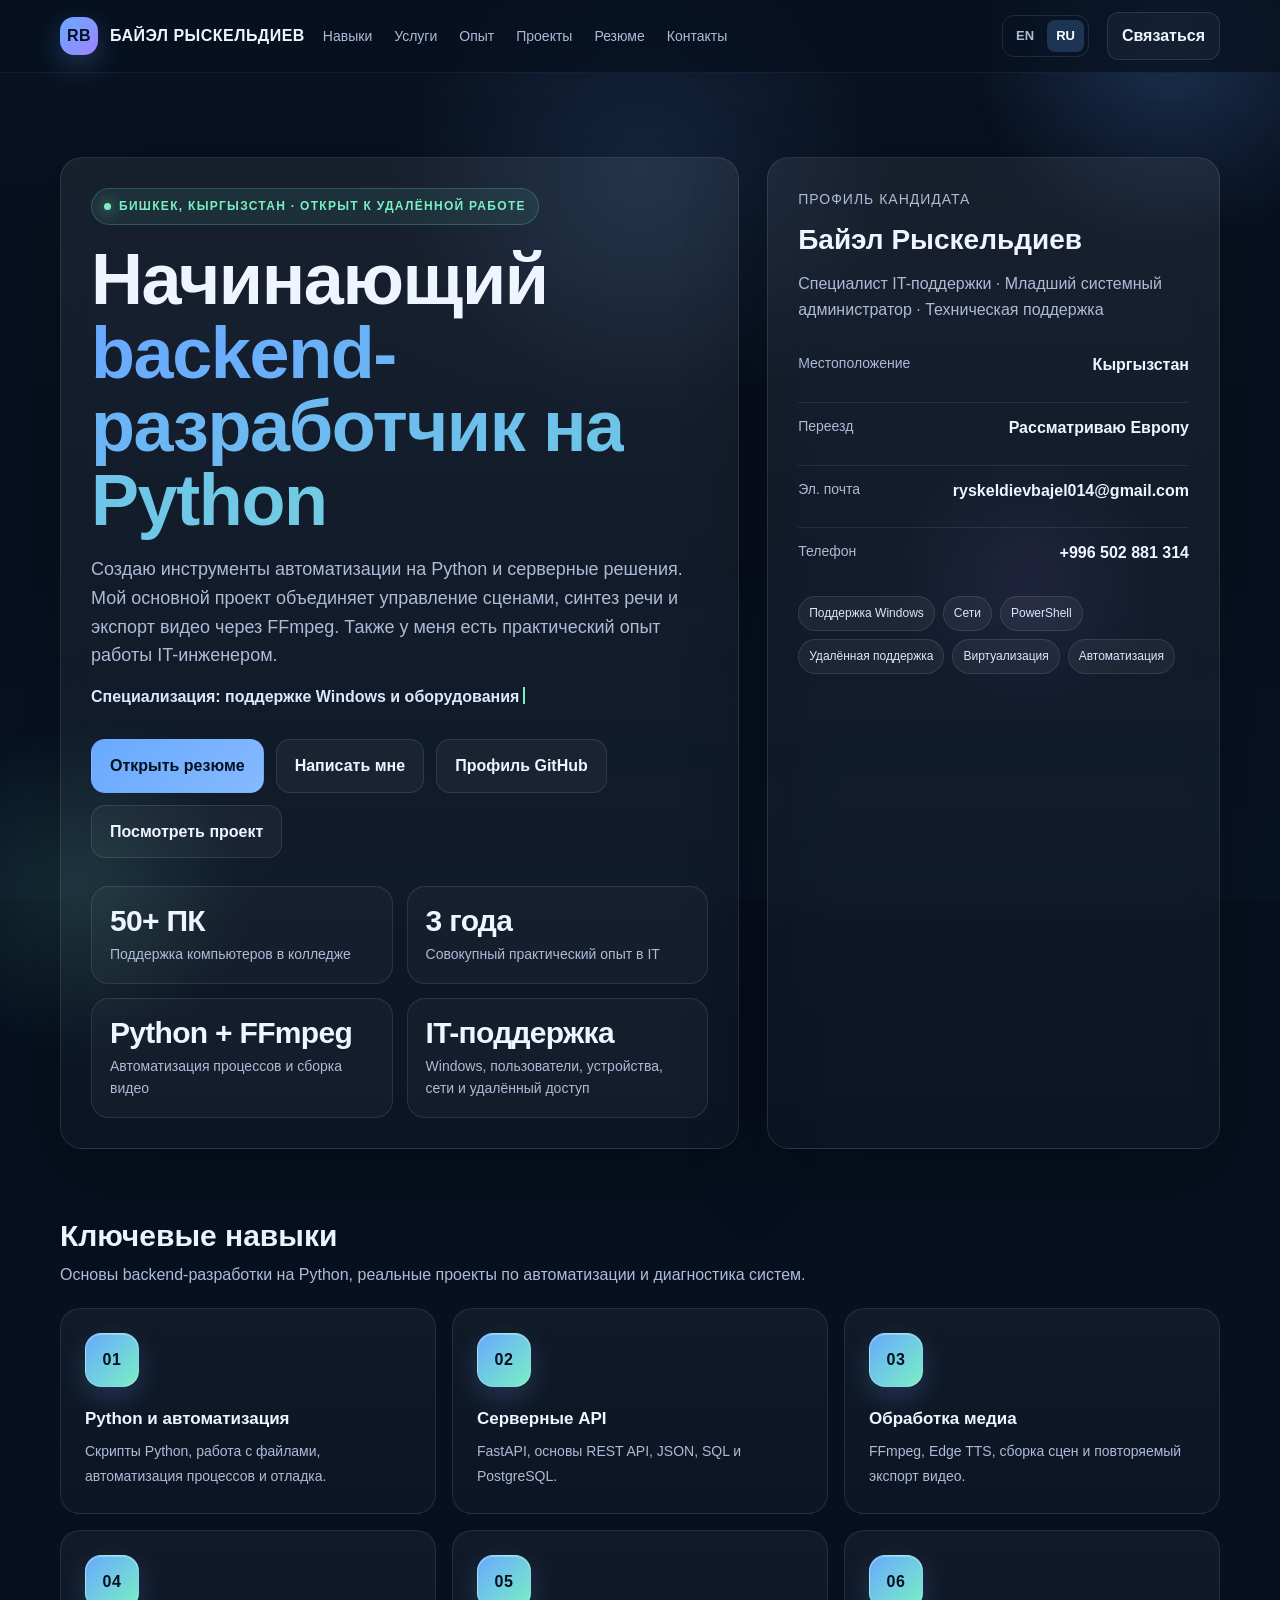
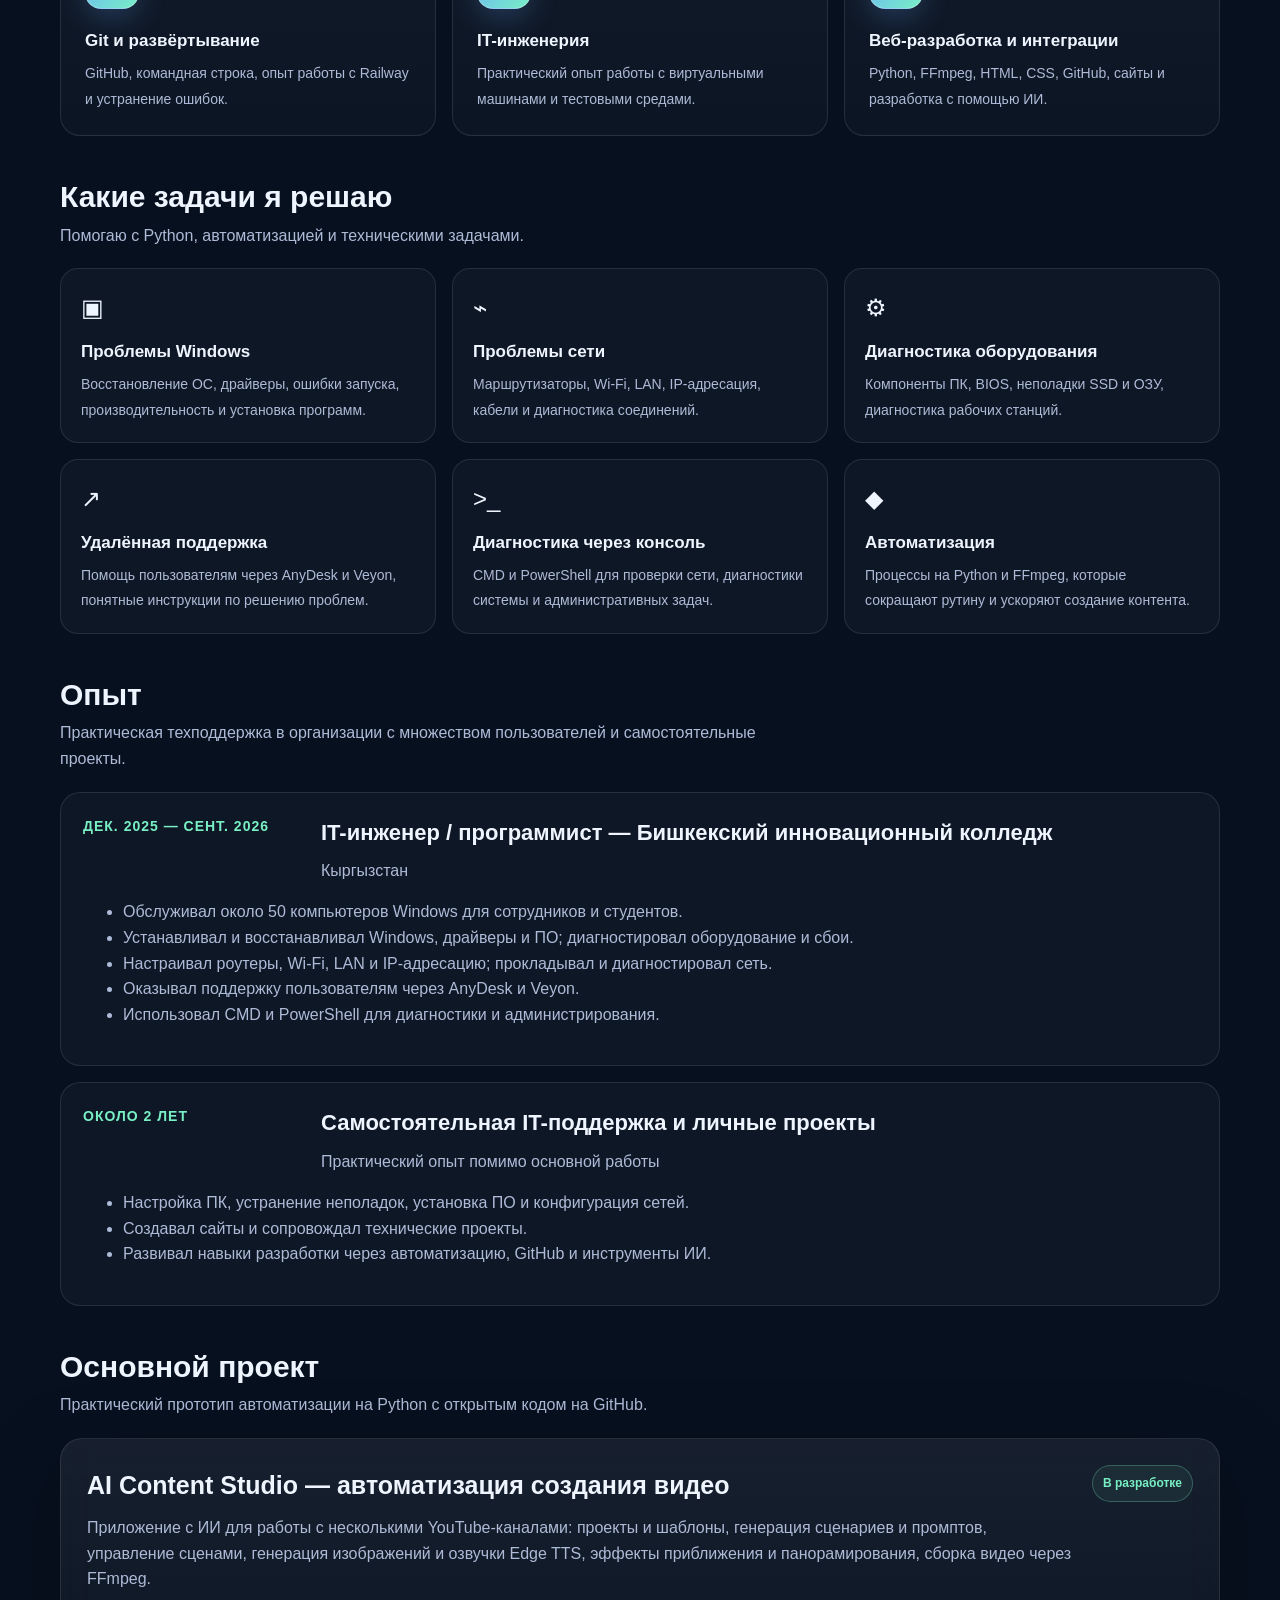
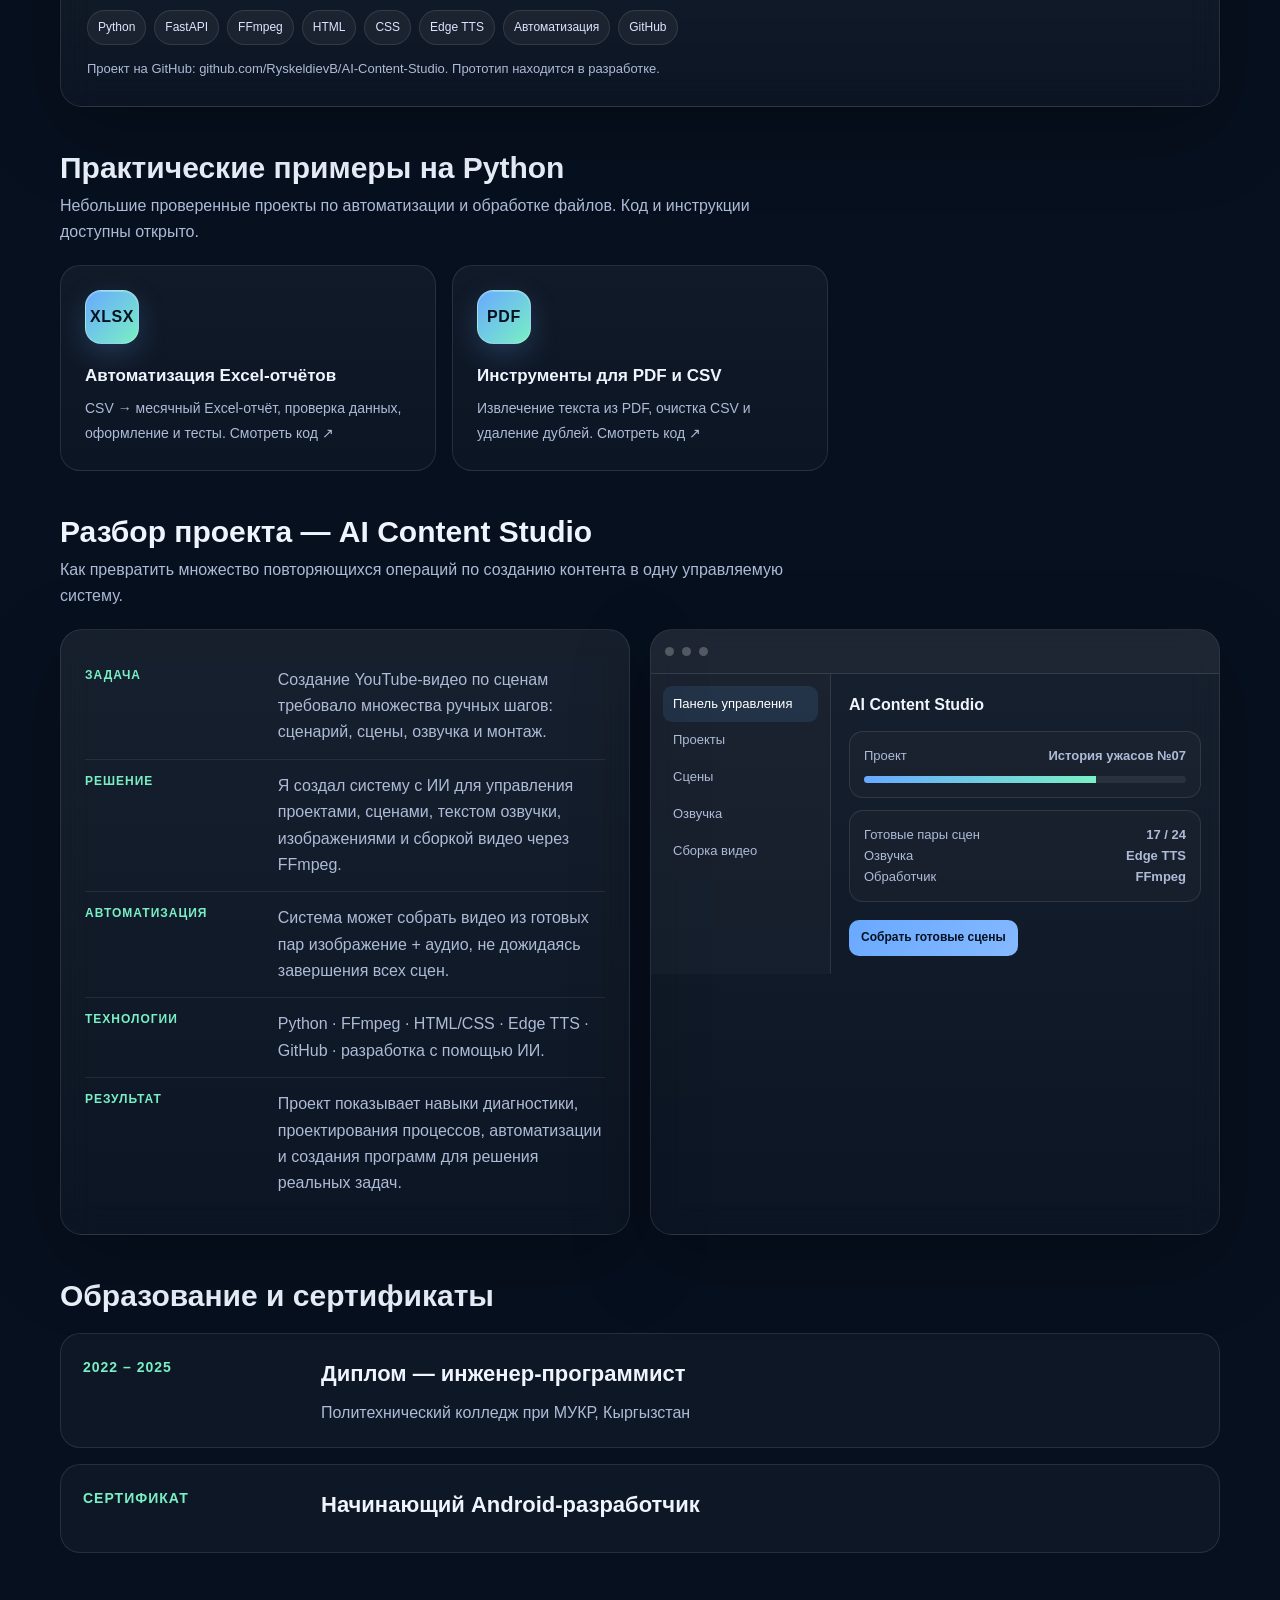
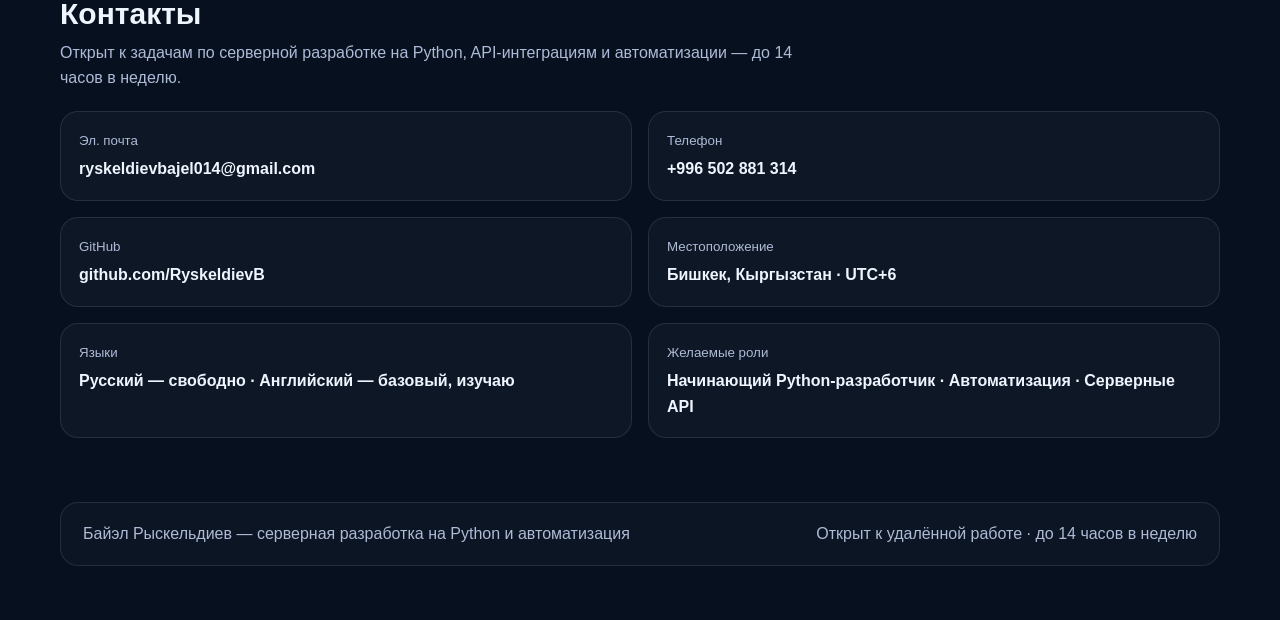
<file: index-ru.html>
<!doctype html>
<html lang="ru">
<head>
<meta charset="utf-8" />
<meta name="viewport" content="width=device-width,initial-scale=1" />
<meta name="description" content="Байэл Рыскельдиев — Python-разработчик, автоматизация, FastAPI и IT-поддержка." />
<title>Байэл Рыскельдиев | Python и автоматизация</title>
<link rel="icon" href="favicon-v3.svg" type="image/svg+xml">
<style>
:root{--bg:#07101f;--text:#eff5ff;--muted:#aebbd7;--line:rgba(255,255,255,.10);--accent:#68a9ff;--accent2:#79f0c4;--accent3:#9d84ff;--shadow:0 24px 80px rgba(0,0,0,.28);--radius:22px;--max:1160px;--mx:50%;--my:20%}
*{box-sizing:border-box}html{scroll-behavior:smooth;scroll-padding-top:92px}body{margin:0;font-family:Inter,Segoe UI,Arial,sans-serif;color:var(--text);line-height:1.6;background:#07101f;min-height:100vh;overflow-x:hidden}a{color:inherit;text-decoration:none}.wrap{width:min(var(--max),calc(100% - 36px));margin:auto}section[id]{scroll-margin-top:92px}
body:before{content:"";position:fixed;inset:0;z-index:-5;background:radial-gradient(circle at var(--mx) var(--my),rgba(104,169,255,.14),transparent 25%),linear-gradient(180deg,#091221 0%,#07101f 58%,#081324 100%)}.bg-grid{position:fixed;inset:0;z-index:-4;pointer-events:none;opacity:.16;background-image:linear-gradient(rgba(255,255,255,.025) 1px,transparent 1px),linear-gradient(90deg,rgba(255,255,255,.025) 1px,transparent 1px);background-size:48px 48px;mask-image:linear-gradient(to bottom,black,transparent 90%)}.orb{position:fixed;border-radius:50%;filter:blur(5px);pointer-events:none;z-index:-3;opacity:.36}.orb.a{width:420px;height:420px;top:-160px;right:-100px;background:radial-gradient(circle,rgba(104,169,255,.55),transparent 68%);animation:floatA 13s ease-in-out infinite}.orb.b{width:360px;height:360px;bottom:-170px;left:-100px;background:radial-gradient(circle,rgba(121,240,196,.38),transparent 68%);animation:floatB 16s ease-in-out infinite}.orb.c{width:300px;height:300px;top:48%;right:8%;background:radial-gradient(circle,rgba(157,132,255,.26),transparent 70%);animation:floatC 18s ease-in-out infinite}@keyframes floatA{50%{transform:translate(-45px,55px) scale(1.08)}}@keyframes floatB{50%{transform:translate(50px,-35px) scale(.92)}}@keyframes floatC{50%{transform:translate(-55px,-45px)}}.cursor-glow{position:fixed;width:280px;height:280px;border-radius:50%;pointer-events:none;z-index:-2;background:radial-gradient(circle,rgba(104,169,255,.11),transparent 68%);transform:translate(-50%,-50%);opacity:0}
.surface{background:linear-gradient(180deg,rgba(255,255,255,.065),rgba(255,255,255,.025));border:1px solid var(--line);border-radius:var(--radius);box-shadow:var(--shadow);backdrop-filter:blur(16px);position:relative;overflow:hidden}.surface:after{content:"";position:absolute;inset:0;pointer-events:none;background:linear-gradient(120deg,transparent 15%,rgba(255,255,255,.045) 48%,transparent 70%);transform:translateX(-120%);transition:transform .7s ease}.surface:hover:after{transform:translateX(120%)}
nav{position:sticky;top:0;z-index:30;background:rgba(7,16,31,.70);border-bottom:1px solid rgba(255,255,255,.06);backdrop-filter:blur(18px)}.nav{min-height:72px;display:flex;align-items:center;justify-content:space-between;gap:18px}.brand{display:flex;align-items:center;gap:12px;font-weight:800;letter-spacing:.5px}.brand-mark{width:38px;height:38px;border-radius:14px;display:grid;place-items:center;background:linear-gradient(135deg,var(--accent),var(--accent3));color:#031121;font-weight:900;box-shadow:0 10px 30px rgba(104,169,255,.28);animation:pulseMark 4s ease-in-out infinite}@keyframes pulseMark{50%{box-shadow:0 10px 38px rgba(104,169,255,.48)}}.navlinks{display:flex;gap:22px;align-items:center;color:var(--muted);font-size:14px}.navlinks a{position:relative;transition:.2s}.navlinks a:after{content:"";position:absolute;left:0;right:100%;bottom:-7px;height:2px;background:linear-gradient(90deg,var(--accent),var(--accent2));transition:.25s}.navlinks a:hover,.navlinks a.active{color:#fff}.navlinks a:hover:after,.navlinks a.active:after{right:0}.nav-cta{padding:10px 14px;border-radius:12px;border:1px solid var(--line);background:rgba(255,255,255,.04);font-weight:700;transition:.25s}.nav-cta:hover{transform:translateY(-2px);border-color:rgba(104,169,255,.42)}
.hero{padding:84px 0 52px;display:grid;grid-template-columns:1.2fr .8fr;gap:28px;align-items:stretch}.hero-main,.hero-side{padding:30px}.eyebrow{display:inline-flex;gap:8px;align-items:center;padding:8px 12px;border-radius:999px;border:1px solid rgba(121,240,196,.22);background:rgba(121,240,196,.08);color:var(--accent2);font-weight:700;text-transform:uppercase;letter-spacing:1.3px;font-size:12px}.dot{width:7px;height:7px;border-radius:50%;background:var(--accent2);box-shadow:0 0 14px var(--accent2);animation:blink 1.8s infinite}@keyframes blink{50%{opacity:.35;transform:scale(.8)}}.hero h1{font-size:clamp(40px,6vw,72px);line-height:1.02;margin:18px 0;letter-spacing:-1.4px}.hero h1 span{background:linear-gradient(135deg,var(--accent),var(--accent2));-webkit-background-clip:text;background-clip:text;color:transparent;background-size:200% 200%;animation:gradientText 6s ease infinite}@keyframes gradientText{50%{background-position:100% 50%}}.lead{font-size:18px;color:var(--muted);max-width:760px;margin:0}.typing-line{margin-top:14px;color:#dbe8ff;font-weight:700;min-height:27px}.typing-line .cursor{display:inline-block;width:2px;height:1.1em;background:var(--accent2);vertical-align:-2px;margin-left:4px;animation:caret .8s steps(1) infinite}@keyframes caret{50%{opacity:0}}
.actions{display:flex;gap:12px;flex-wrap:wrap;margin-top:28px}.btn{padding:13px 18px;border-radius:14px;border:1px solid var(--line);font-weight:700;transition:.25s ease;display:inline-flex;align-items:center;gap:8px}.btn.primary{background:linear-gradient(135deg,var(--accent),#86b9ff);color:#041120;border-color:transparent}.btn.secondary{background:rgba(255,255,255,.04)}.btn:hover{transform:translateY(-3px);box-shadow:0 14px 38px rgba(0,0,0,.22)}
.mini-grid{display:grid;grid-template-columns:repeat(2,1fr);gap:14px;margin-top:28px}.mini-card,.skill,.item,.contact-card{transition:transform .24s ease,border-color .24s ease,background .24s ease,box-shadow .24s ease;transform-style:preserve-3d}.mini-card{padding:18px;border-radius:18px;border:1px solid var(--line);background:rgba(255,255,255,.03)}.mini-card:hover,.skill:hover,.contact-card:hover{border-color:rgba(104,169,255,.34);background:rgba(255,255,255,.047);box-shadow:0 18px 45px rgba(0,0,0,.2)}.mini-card strong{display:block;font-size:26px;line-height:1.1}.mini-card span{display:block;color:var(--muted);font-size:14px;margin-top:6px}.hero-side{display:flex;flex-direction:column;justify-content:space-between}.profile-title{font-size:14px;color:var(--muted);text-transform:uppercase;letter-spacing:1px}.profile-name{font-size:28px;font-weight:800;margin:8px 0}.profile-role{color:var(--muted);margin:0 0 18px}.info-list{display:grid;gap:12px;margin-top:18px}.info-row{display:flex;justify-content:space-between;gap:12px;padding:12px 0;border-top:1px solid rgba(255,255,255,.08)}.info-row:first-child{border-top:0}.info-row span{color:var(--muted);font-size:14px}.info-row strong{text-align:right}.badge-row,.tags{display:flex;flex-wrap:wrap;gap:8px;margin-top:18px}.badge,.tag{font-size:12px;padding:7px 10px;border-radius:999px;background:rgba(255,255,255,.05);border:1px solid var(--line);color:#dce6ff;transition:.22s}.badge:hover,.tag:hover{transform:translateY(-2px);border-color:rgba(121,240,196,.35);color:#fff}
section{padding:18px 0 26px}.section-head{margin-bottom:20px}.section-title{font-size:30px;line-height:1.15;margin:0}.section-sub{color:var(--muted);margin:8px 0 0;max-width:760px}.skills-grid{display:grid;grid-template-columns:repeat(3,1fr);gap:16px}.skill{padding:24px;border-radius:20px;border:1px solid var(--line);background:linear-gradient(180deg,rgba(255,255,255,.045),rgba(255,255,255,.025));position:relative;overflow:visible}.skill .icon{width:54px;height:54px;border-radius:16px;display:grid;place-items:center;background:linear-gradient(135deg,var(--accent),var(--accent2));margin-bottom:18px;font-weight:900;font-size:16px;letter-spacing:.6px;color:#06111f;border:1px solid rgba(255,255,255,.28);box-shadow:0 10px 28px rgba(104,169,255,.22),inset 0 1px 0 rgba(255,255,255,.28)}.skill:hover .icon{transform:translateY(-2px) scale(1.04);box-shadow:0 14px 34px rgba(104,169,255,.32)}.skill b{display:block;font-size:17px;margin-bottom:6px}.skill span{color:var(--muted);font-size:14px}.timeline{display:grid;gap:16px}.item{padding:22px;border-radius:20px;border:1px solid var(--line);background:rgba(255,255,255,.03)}.item:hover{transform:translateX(5px);border-color:rgba(121,240,196,.25)}.item-top{display:grid;grid-template-columns:220px 1fr;gap:18px}.when{font-weight:800;color:var(--accent2);font-size:14px;text-transform:uppercase;letter-spacing:1px}.item h3{margin:0 0 8px;font-size:22px}.item p,.project p{margin:0;color:var(--muted)}.item ul{color:var(--muted)}.project{padding:26px;display:grid;grid-template-columns:1fr auto;gap:18px}.project h3{margin:0 0 10px;font-size:25px}.status{font-size:12px;font-weight:700;color:var(--accent2);white-space:nowrap;border:1px solid rgba(121,240,196,.28);padding:8px 10px;border-radius:999px;background:rgba(121,240,196,.07);height:max-content}.note{margin-top:14px!important;font-size:13px}.contact-grid{display:grid;grid-template-columns:repeat(2,1fr);gap:16px}.contact-card{padding:18px;border-radius:18px;border:1px solid var(--line);background:rgba(255,255,255,.03)}.contact-card small{display:block;color:var(--muted)}.contact-card strong{display:block;margin-top:5px;overflow-wrap:anywhere}footer{padding:38px 0 54px;color:var(--muted)}.footer-box{padding:18px 22px;border-radius:18px;border:1px solid var(--line);background:rgba(255,255,255,.025);display:flex;justify-content:space-between;gap:12px;flex-wrap:wrap}
.reveal{opacity:0;transform:translateY(30px);transition:opacity .75s,transform .75s}.reveal.in{opacity:1;transform:none}.stagger>*{opacity:0;transform:translateY(18px)}.stagger.in>*{animation:staggerIn .55s ease forwards}.stagger.in>*:nth-child(2){animation-delay:.07s}.stagger.in>*:nth-child(3){animation-delay:.14s}.stagger.in>*:nth-child(4){animation-delay:.21s}.stagger.in>*:nth-child(5){animation-delay:.28s}.stagger.in>*:nth-child(6){animation-delay:.35s}@keyframes staggerIn{to{opacity:1;transform:none}}.scroll-line{position:fixed;top:0;left:0;height:2px;background:linear-gradient(90deg,var(--accent),var(--accent2),var(--accent3));z-index:50;width:0}
@media(max-width:980px){.hero{grid-template-columns:1fr}.skills-grid{grid-template-columns:repeat(2,1fr)}.item-top{grid-template-columns:1fr}}@media(max-width:720px){.navlinks{display:none}.mini-grid,.contact-grid,.skills-grid{grid-template-columns:1fr}.project{grid-template-columns:1fr}.hero-main,.hero-side{padding:22px}.hero h1{font-size:42px}.brand-text{display:none}.cursor-glow{display:none}}@media(prefers-reduced-motion:reduce){html{scroll-behavior:auto}*,*:before,*:after{animation:none!important;transition:none!important}.reveal,.stagger>*{opacity:1!important;transform:none!important}}

/* what-i-solve-marker */
.solve-grid{display:grid;grid-template-columns:repeat(3,1fr);gap:16px}.solve-card{padding:20px;border:1px solid var(--line);border-radius:18px;background:rgba(255,255,255,.03);transition:.25s}.solve-card:hover{transform:translateY(-4px);border-color:rgba(104,169,255,.35);box-shadow:0 18px 45px rgba(0,0,0,.18)}.solve-card b{display:block;margin:10px 0 6px;font-size:17px}.solve-card span{color:var(--muted);font-size:14px}.solve-icon{font-size:24px}.case-grid{display:grid;grid-template-columns:1.05fr .95fr;gap:20px;align-items:stretch}.case-card{padding:24px}.case-step{display:grid;grid-template-columns:90px 1fr;gap:14px;padding:13px 0;border-top:1px solid rgba(255,255,255,.08)}.case-step:first-child{border-top:0}.case-label{font-size:12px;text-transform:uppercase;letter-spacing:1px;color:var(--accent2);font-weight:800}.case-step p{margin:0;color:var(--muted)}.mock-app{padding:0;overflow:hidden}.mock-top{height:44px;display:flex;align-items:center;gap:8px;padding:0 14px;border-bottom:1px solid var(--line);background:rgba(255,255,255,.03)}.mock-dot{width:9px;height:9px;border-radius:50%;background:rgba(255,255,255,.24)}.mock-body{display:grid;grid-template-columns:150px 1fr;min-height:300px}.mock-side{border-right:1px solid var(--line);padding:14px;background:rgba(255,255,255,.02)}.mock-side div{padding:9px 10px;border-radius:9px;color:var(--muted);font-size:13px}.mock-side div.active{background:rgba(104,169,255,.11);color:#fff}.mock-main{padding:18px}.mock-title{font-weight:800;margin-bottom:14px}.mock-panel{border:1px solid var(--line);border-radius:14px;padding:14px;margin-bottom:12px;background:rgba(255,255,255,.025)}.mock-row{display:flex;justify-content:space-between;gap:12px;font-size:13px;color:var(--muted)}.mock-bar{height:7px;border-radius:99px;background:rgba(255,255,255,.07);margin-top:9px;overflow:hidden}.mock-bar span{display:block;height:100%;width:72%;background:linear-gradient(90deg,var(--accent),var(--accent2))}.mock-btn{display:inline-block;margin-top:6px;padding:8px 12px;border-radius:10px;background:linear-gradient(135deg,var(--accent),#86b9ff);color:#041120;font-weight:800;font-size:12px}@media(max-width:980px){.solve-grid{grid-template-columns:repeat(2,1fr)}.case-grid{grid-template-columns:1fr}}@media(max-width:720px){.solve-grid{grid-template-columns:1fr}.mock-body{grid-template-columns:1fr}.mock-side{display:none}.case-step{grid-template-columns:1fr}}

/* mobile-compact-v3 */
.mini-card strong,
.mini-card strong .counter{
  font-size:30px!important;
  line-height:1.05!important;
  font-weight:900!important;
  letter-spacing:-.7px!important;
}
.mini-card strong .counter{display:inline!important;color:inherit!important}

@media(max-width:720px){
  section{padding:12px 0 18px}
  .hero{padding:44px 0 24px}
  .hero-main,.hero-side{padding:18px}
  .hero h1{font-size:36px}
  .lead{font-size:16px}
  .actions{margin-top:20px}
  .btn{padding:11px 14px}

  .mini-grid{grid-template-columns:repeat(2,minmax(0,1fr))!important;gap:10px;margin-top:18px}
  .mini-card{padding:14px;min-height:105px}
  .mini-card strong,.mini-card strong .counter{font-size:24px!important;white-space:nowrap}
  .mini-card span{font-size:12px;line-height:1.35}

  .section-head{margin-bottom:14px}
  .section-title{font-size:26px}
  .section-sub{font-size:14px}

  .skills-grid,.solve-grid{
    display:flex!important;
    overflow-x:auto;
    gap:12px;
    padding:2px 2px 12px;
    scroll-snap-type:x mandatory;
    -webkit-overflow-scrolling:touch;
    scrollbar-width:none;
  }
  .skills-grid::-webkit-scrollbar,.solve-grid::-webkit-scrollbar{display:none}
  .skills-grid>*,.solve-grid>*{flex:0 0 82%;scroll-snap-align:start}
  .skill,.solve-card{padding:18px!important;min-height:190px}
  .skill .icon{width:48px;height:48px;margin-bottom:14px}
  #skills .section-sub:after,#solutions .section-sub:after{content:'  •  Листайте карточки →';color:var(--accent2);font-weight:700}

  #experience .item{padding:18px;cursor:pointer;position:relative}
  .item-top{gap:6px}
  .item h3{font-size:19px}
  #experience .item ul{max-height:0;overflow:hidden;opacity:0;margin:0;padding-left:18px;transition:max-height .35s ease,opacity .25s ease,margin .25s ease}
  #experience .item.mobile-open ul{max-height:520px;opacity:1;margin:12px 0 0}
  #experience .item:after{content:'Подробнее +';display:block;margin-top:10px;color:var(--accent2);font-size:12px;font-weight:800}
  #experience .item.mobile-open:after{content:'Скрыть −'}

  #case-study .case-card{max-height:185px;overflow:hidden;cursor:pointer;position:relative;transition:max-height .4s ease}
  #case-study .case-card.mobile-open{max-height:900px}
  #case-study .case-card:after{content:'Нажмите, чтобы раскрыть +';position:absolute;left:20px;right:20px;bottom:12px;padding-top:28px;background:linear-gradient(transparent,#0b162a 48%);color:var(--accent2);font-size:12px;font-weight:800}
  #case-study .case-card.mobile-open:after{content:'Нажмите, чтобы свернуть −';position:static;display:block;background:none;padding-top:10px}
  .case-grid{gap:12px}
  .mock-body{min-height:220px}

  .contact-grid{grid-template-columns:repeat(2,minmax(0,1fr))!important;gap:10px}
  .contact-card{padding:14px}
  .contact-card strong{font-size:13px}
  .footer-box{font-size:12px}
}

 .lang-switch{display:flex;gap:4px;align-items:center;border:1px solid var(--line);border-radius:12px;padding:4px;margin-left:auto}.lang-switch a{font-size:13px;font-weight:800;color:var(--muted);padding:6px 9px;border-radius:8px}.lang-switch a.active{background:rgba(104,169,255,.22);color:#fff}@media(max-width:720px){.nav{gap:8px}.nav-cta{padding:8px 10px;font-size:12px}}
/* Mobile layout repair: prevent translated copy from breaking narrow cards. */
@media(max-width:720px){
  .wrap{width:calc(100% - 28px)}
  .nav{min-width:0;gap:6px}
  .lang-switch{margin-left:auto;flex:0 0 auto;padding:3px;gap:2px}
  .lang-switch a{padding:6px 7px;font-size:12px}
  .nav-cta{flex:0 0 auto;white-space:nowrap;padding:8px 9px;font-size:12px}
  .hero,.hero-main,.hero-side,.case-grid,.project,.item,.contact-grid,.mini-grid{min-width:0}
  .hero h1{font-size:clamp(29px,8.7vw,36px);line-height:1.12;overflow-wrap:anywhere}
  .hero-main,.hero-side{padding:clamp(14px,4vw,18px)}
  .mini-grid{grid-template-columns:repeat(2,minmax(0,1fr))!important}
  .mini-card,.contact-card{min-width:0;overflow:hidden}
  .mini-card strong,.mini-card strong .counter{
    font-size:clamp(17px,5.5vw,24px)!important;
    white-space:normal!important;
    overflow-wrap:anywhere;
    letter-spacing:-.5px!important;
  }
  .mini-card span,.contact-card strong,.info-row strong,.project p,.skill span,.solve-card span{overflow-wrap:anywhere;word-break:normal}
  .info-row{min-width:0;flex-wrap:wrap}
  .actions{display:flex;flex-wrap:wrap;gap:9px}
  .actions .btn{min-width:0;max-width:100%;justify-content:center;text-align:center}
  .skills-grid>*,.solve-grid>*{min-width:0;overflow-wrap:anywhere}
  .mock-app,.mock-main,.mock-panel{min-width:0}
  .mock-row{flex-wrap:wrap}
}
@media(max-width:360px){
  .nav .brand-mark{width:34px;height:34px}
  .lang-switch a{padding:5px 6px}
  .nav-cta{padding:7px 8px;font-size:11px}
  .contact-grid{grid-template-columns:1fr!important}
  .contact-card{min-height:0}
}

/* Case study layout: accommodate long Russian labels and sidebar names. */
@media(min-width:721px){
  #case-study .case-grid{grid-template-columns:minmax(0,1fr) minmax(0,1fr)}
  #case-study .case-card,#case-study .mock-app{min-width:0}
  #case-study .case-step{grid-template-columns:minmax(142px,34%) minmax(0,1fr);column-gap:16px;align-items:start}
  #case-study .case-label{min-width:0;overflow-wrap:anywhere;line-height:1.4}
  #case-study .case-step p{min-width:0;line-height:1.65}
  #case-study .mock-body{grid-template-columns:180px minmax(0,1fr)}
  #case-study .mock-side{min-width:0;padding:12px}
  #case-study .mock-side div{white-space:normal;overflow-wrap:anywhere;line-height:1.45;padding:9px 10px}
  #case-study .mock-main{min-width:0}
  #case-study .mock-row{flex-wrap:wrap;align-items:center}
}
@media(min-width:721px) and (max-width:1100px){
  #case-study .case-grid{grid-template-columns:1fr}
}
</style>
</head>
<body>
<div class="scroll-line" id="scrollLine"></div><div class="bg-grid"></div><div class="orb a"></div><div class="orb b"></div><div class="orb c"></div><div class="cursor-glow" id="cursorGlow"></div>
<nav><div class="wrap nav"><a class="brand" href="#top"><span class="brand-mark">RB</span><span class="brand-text">БАЙЭЛ РЫСКЕЛЬДИЕВ</span></a><div class="navlinks"><a href="#skills">Навыки</a><a href="#solutions">Услуги</a><a href="#experience">Опыт</a><a href="#projects">Проекты</a><a href="resume-ru.html">Резюме</a><a href="#contact">Контакты</a></div><div class="lang-switch" aria-label="Язык"><a href="index.html">EN</a><a class="active" href="index-ru.html" aria-current="page">RU</a></div><a class="nav-cta" href="mailto:ryskeldievbajel014@gmail.com">Связаться</a></div></nav>
<main id="top" class="wrap">
<header class="hero reveal"><section class="surface hero-main tilt"><div class="eyebrow"><span class="dot"></span>Бишкек, Кыргызстан · Открыт к удалённой работе</div><h1>Начинающий <span>backend-разработчик на Python</span></h1><p class="lead">Создаю инструменты автоматизации на Python и серверные решения. Мой основной проект объединяет управление сценами, синтез речи и экспорт видео через FFmpeg. Также у меня есть практический опыт работы IT-инженером.</p><div class="typing-line">Специализация: <span id="typing"></span><span class="cursor"></span></div><div class="actions"><a class="btn primary" href="resume-ru.html">Открыть резюме</a><a class="btn secondary" href="mailto:ryskeldievbajel014@gmail.com">Написать мне</a><a class="btn secondary" href="https://github.com/RyskeldievB" target="_blank">Профиль GitHub</a><a class="btn secondary" href="#projects">Посмотреть проект</a></div><div class="mini-grid stagger"><div class="mini-card"><strong><span class="counter" data-target="50">0</span>+ ПК</strong><span>Поддержка компьютеров в колледже</span></div><div class="mini-card"><strong><span class="counter" data-target="3">0</span> года</strong><span>Совокупный практический опыт в IT</span></div><div class="mini-card"><strong>Python + FFmpeg</strong><span>Автоматизация процессов и сборка видео</span></div><div class="mini-card"><strong>IT-поддержка</strong><span>Windows, пользователи, устройства, сети и удалённый доступ</span></div></div></section><aside class="surface hero-side tilt"><div><div class="profile-title">Профиль кандидата</div><div class="profile-name">Байэл Рыскельдиев</div><p class="profile-role">Специалист IT-поддержки · Младший системный администратор · Техническая поддержка</p><div class="info-list"><div class="info-row"><span>Местоположение</span><strong>Кыргызстан</strong></div><div class="info-row"><span>Переезд</span><strong>Рассматриваю Европу</strong></div><div class="info-row"><span>Эл. почта</span><strong>ryskeldievbajel014@gmail.com</strong></div><div class="info-row"><span>Телефон</span><strong>+996 502 881 314</strong></div></div><div class="badge-row"><span class="badge">Поддержка Windows</span><span class="badge">Сети</span><span class="badge">PowerShell</span><span class="badge">Удалённая поддержка</span><span class="badge">Виртуализация</span><span class="badge">Автоматизация</span></div></div></aside></header>
<section id="skills" class="reveal"><div class="section-head"><h2 class="section-title">Ключевые навыки</h2><p class="section-sub">Основы backend-разработки на Python, реальные проекты по автоматизации и диагностика систем.</p></div><div class="skills-grid stagger"><div class="skill tilt"><div class="icon">01</div><b>Python и автоматизация</b><span>Скрипты Python, работа с файлами, автоматизация процессов и отладка.</span></div><div class="skill tilt"><div class="icon">02</div><b>Серверные API</b><span>FastAPI, основы REST API, JSON, SQL и PostgreSQL.</span></div><div class="skill tilt"><div class="icon">03</div><b>Обработка медиа</b><span>FFmpeg, Edge TTS, сборка сцен и повторяемый экспорт видео.</span></div><div class="skill tilt"><div class="icon">04</div><b>Git и развёртывание</b><span>GitHub, командная строка, опыт работы с Railway и устранение ошибок.</span></div><div class="skill tilt"><div class="icon">05</div><b>IT-инженерия</b><span>Практический опыт работы с виртуальными машинами и тестовыми средами.</span></div><div class="skill tilt"><div class="icon">06</div><b>Веб-разработка и интеграции</b><span>Python, FFmpeg, HTML, CSS, GitHub, сайты и разработка с помощью ИИ.</span></div></div></section>

<section id="solutions" class="reveal"><div class="section-head"><div><h2 class="section-title">Какие задачи я решаю</h2><p class="section-sub">Помогаю с Python, автоматизацией и техническими задачами.</p></div></div><div class="solve-grid stagger"><div class="solve-card"><div class="solve-icon">▣</div><b>Проблемы Windows</b><span>Восстановление ОС, драйверы, ошибки запуска, производительность и установка программ.</span></div><div class="solve-card"><div class="solve-icon">⌁</div><b>Проблемы сети</b><span>Маршрутизаторы, Wi-Fi, LAN, IP-адресация, кабели и диагностика соединений.</span></div><div class="solve-card"><div class="solve-icon">⚙</div><b>Диагностика оборудования</b><span>Компоненты ПК, BIOS, неполадки SSD и ОЗУ, диагностика рабочих станций.</span></div><div class="solve-card"><div class="solve-icon">↗</div><b>Удалённая поддержка</b><span>Помощь пользователям через AnyDesk и Veyon, понятные инструкции по решению проблем.</span></div><div class="solve-card"><div class="solve-icon">&gt;_</div><b>Диагностика через консоль</b><span>CMD и PowerShell для проверки сети, диагностики системы и административных задач.</span></div><div class="solve-card"><div class="solve-icon">◆</div><b>Автоматизация</b><span>Процессы на Python и FFmpeg, которые сокращают рутину и ускоряют создание контента.</span></div></div></section>
<section id="experience" class="reveal"><div class="section-head"><h2 class="section-title">Опыт</h2><p class="section-sub">Практическая техподдержка в организации с множеством пользователей и самостоятельные проекты.</p></div><div class="timeline"><article class="item"><div class="item-top"><div class="when">Дек. 2025 — сент. 2026</div><div><h3>IT-инженер / программист — Бишкекский инновационный колледж</h3><p>Кыргызстан</p></div></div><ul><li>Обслуживал около 50 компьютеров Windows для сотрудников и студентов.</li><li>Устанавливал и восстанавливал Windows, драйверы и ПО; диагностировал оборудование и сбои.</li><li>Настраивал роутеры, Wi-Fi, LAN и IP-адресацию; прокладывал и диагностировал сеть.</li><li>Оказывал поддержку пользователям через AnyDesk и Veyon.</li><li>Использовал CMD и PowerShell для диагностики и администрирования.</li></ul></article><article class="item"><div class="item-top"><div class="when">Около 2 лет</div><div><h3>Самостоятельная IT-поддержка и личные проекты</h3><p>Практический опыт помимо основной работы</p></div></div><ul><li>Настройка ПК, устранение неполадок, установка ПО и конфигурация сетей.</li><li>Создавал сайты и сопровождал технические проекты.</li><li>Развивал навыки разработки через автоматизацию, GitHub и инструменты ИИ.</li></ul></article></div></section>
<section id="projects" class="reveal"><div class="section-head"><h2 class="section-title">Основной проект</h2><p class="section-sub">Практический прототип автоматизации на Python с открытым кодом на GitHub.</p></div><div class="surface project tilt"><div><h3>AI Content Studio — автоматизация создания видео</h3><p>Приложение с ИИ для работы с несколькими YouTube-каналами: проекты и шаблоны, генерация сценариев и промптов, управление сценами, генерация изображений и озвучки Edge TTS, эффекты приближения и панорамирования, сборка видео через FFmpeg.</p><div class="tags"><span class="tag">Python</span><span class="tag">FastAPI</span><span class="tag">FFmpeg</span><span class="tag">HTML</span><span class="tag">CSS</span><span class="tag">Edge TTS</span><span class="tag">Автоматизация</span><span class="tag">GitHub</span></div><p class="note">Проект на GitHub: github.com/RyskeldievB/AI-Content-Studio. Прототип находится в разработке.</p></div><div class="status">В разработке</div></div></section>
<section class="reveal"><div class="section-head"><h2 class="section-title">Практические примеры на Python</h2><p class="section-sub">Небольшие проверенные проекты по автоматизации и обработке файлов. Код и инструкции доступны открыто.</p></div><div class="skills-grid"><a class="skill" href="https://github.com/RyskeldievB/Portfolio/tree/main/demos/excel-report-automation" target="_blank" rel="noopener"><div class="icon">XLSX</div><b>Автоматизация Excel-отчётов</b><span>CSV → месячный Excel-отчёт, проверка данных, оформление и тесты. Смотреть код ↗</span></a><a class="skill" href="https://github.com/RyskeldievB/Portfolio/tree/main/demos/pdf-csv-toolkit" target="_blank" rel="noopener"><div class="icon">PDF</div><b>Инструменты для PDF и CSV</b><span>Извлечение текста из PDF, очистка CSV и удаление дублей. Смотреть код ↗</span></a></div></section>
<section id="case-study" class="reveal"><div class="section-head"><div><h2 class="section-title">Разбор проекта — AI Content Studio</h2><p class="section-sub">Как превратить множество повторяющихся операций по созданию контента в одну управляемую систему.</p></div></div><div class="case-grid"><div class="surface case-card"><div class="case-step"><div class="case-label">Задача</div><p>Создание YouTube-видео по сценам требовало множества ручных шагов: сценарий, сцены, озвучка и монтаж.</p></div><div class="case-step"><div class="case-label">Решение</div><p>Я создал систему с ИИ для управления проектами, сценами, текстом озвучки, изображениями и сборкой видео через FFmpeg.</p></div><div class="case-step"><div class="case-label">Автоматизация</div><p>Система может собрать видео из готовых пар изображение + аудио, не дожидаясь завершения всех сцен.</p></div><div class="case-step"><div class="case-label">Технологии</div><p>Python · FFmpeg · HTML/CSS · Edge TTS · GitHub · разработка с помощью ИИ.</p></div><div class="case-step"><div class="case-label">Результат</div><p>Проект показывает навыки диагностики, проектирования процессов, автоматизации и создания программ для решения реальных задач.</p></div></div><div class="surface mock-app tilt"><div class="mock-top"><span class="mock-dot"></span><span class="mock-dot"></span><span class="mock-dot"></span></div><div class="mock-body"><div class="mock-side"><div class="active">Панель управления</div><div>Проекты</div><div>Сцены</div><div>Озвучка</div><div>Сборка видео</div></div><div class="mock-main"><div class="mock-title">AI Content Studio</div><div class="mock-panel"><div class="mock-row"><span>Проект</span><strong>История ужасов №07</strong></div><div class="mock-bar"><span></span></div></div><div class="mock-panel"><div class="mock-row"><span>Готовые пары сцен</span><strong>17 / 24</strong></div><div class="mock-row"><span>Озвучка</span><strong>Edge TTS</strong></div><div class="mock-row"><span>Обработчик</span><strong>FFmpeg</strong></div></div><span class="mock-btn">Собрать готовые сцены</span></div></div></div></div></section>

<section class="reveal"><div class="section-head"><h2 class="section-title">Образование и сертификаты</h2></div><div class="timeline"><article class="item"><div class="item-top"><div class="when">2022 – 2025</div><div><h3>Диплом — инженер-программист</h3><p>Политехнический колледж при МУКР, Кыргызстан</p></div></div></article><article class="item"><div class="item-top"><div class="when">Сертификат</div><div><h3>Начинающий Android-разработчик</h3></div></div></article></div></section>
<section id="contact" class="reveal"><div class="section-head"><h2 class="section-title">Контакты</h2><p class="section-sub">Открыт к задачам по серверной разработке на Python, API-интеграциям и автоматизации — до 14 часов в неделю.</p></div><div class="contact-grid stagger"><a class="contact-card tilt" href="mailto:ryskeldievbajel014@gmail.com"><small>Эл. почта</small><strong>ryskeldievbajel014@gmail.com</strong></a><a class="contact-card tilt" href="tel:+996502881314"><small>Телефон</small><strong>+996 502 881 314</strong></a><a class="contact-card tilt" href="https://github.com/RyskeldievB" target="_blank"><small>GitHub</small><strong>github.com/RyskeldievB</strong></a><div class="contact-card tilt"><small>Местоположение</small><strong>Бишкек, Кыргызстан · UTC+6</strong></div><div class="contact-card tilt"><small>Языки</small><strong>Русский — свободно · Английский — базовый, изучаю</strong></div><div class="contact-card tilt"><small>Желаемые роли</small><strong>Начинающий Python-разработчик · Автоматизация · Серверные API</strong></div></div></section>
</main><footer><div class="wrap"><div class="footer-box"><div>Байэл Рыскельдиев — серверная разработка на Python и автоматизация</div><div>Открыт к удалённой работе · до 14 часов в неделю</div></div></div></footer>
<script>
const reduced=matchMedia('(prefers-reduced-motion: reduce)').matches;
const glow=document.getElementById('cursorGlow');if(!reduced&&innerWidth>720){addEventListener('mousemove',e=>{glow.style.left=e.clientX+'px';glow.style.top=e.clientY+'px';glow.style.opacity='1';document.documentElement.style.setProperty('--mx',e.clientX+'px');document.documentElement.style.setProperty('--my',e.clientY+'px')})}
const io=new IntersectionObserver(es=>es.forEach(e=>{if(e.isIntersecting){e.target.classList.add('in');io.unobserve(e.target)}}),{threshold:.08});document.querySelectorAll('.reveal,.stagger').forEach(el=>io.observe(el));
const counters=document.querySelectorAll('.counter');let counted=false;const countIO=new IntersectionObserver(es=>{if(es.some(e=>e.isIntersecting)&&!counted){counted=true;counters.forEach(el=>{const target=+el.dataset.target,start=performance.now();function step(t){const p=Math.min((t-start)/900,1);el.textContent=Math.round(target*(1-Math.pow(1-p,3)));if(p<1)requestAnimationFrame(step)}requestAnimationFrame(step)})}});if(counters[0])countIO.observe(counters[0]);
const words=['поддержке Windows и оборудования','диагностике сетей','PowerShell','автоматизации на Python','удалённых IT-задачах'];let wi=0,ci=0,del=false;const ty=document.getElementById('typing');function type(){if(reduced){ty.textContent=words[0];return}const w=words[wi];ty.textContent=w.slice(0,ci);if(!del&&ci<w.length){ci++;setTimeout(type,55)}else if(!del){del=true;setTimeout(type,1300)}else if(ci>0){ci--;setTimeout(type,28)}else{del=false;wi=(wi+1)%words.length;setTimeout(type,300)}}type();
if(!reduced&&innerWidth>900){document.querySelectorAll('.tilt').forEach(card=>{card.addEventListener('mousemove',e=>{const r=card.getBoundingClientRect(),x=(e.clientX-r.left)/r.width-.5,y=(e.clientY-r.top)/r.height-.5;card.style.transform=`perspective(900px) rotateX(${-y*2.5}deg) rotateY(${x*3.5}deg) translateY(-2px)`});card.addEventListener('mouseleave',()=>card.style.transform='')})}
const line=document.getElementById('scrollLine');const sections=[...document.querySelectorAll('main section[id]')];const links=[...document.querySelectorAll('.navlinks a[href^="#"]')];
function setActive(id){links.forEach(a=>a.classList.toggle('active',a.getAttribute('href')==='#'+id))}
function onScroll(){const doc=document.documentElement,max=doc.scrollHeight-innerHeight;line.style.width=(max?scrollY/max*100:0)+'%';const nearBottom=innerHeight+scrollY>=doc.scrollHeight-24;if(nearBottom){setActive('contact');return}let cur='';const marker=scrollY+110;for(const s of sections){if(marker>=s.offsetTop)cur=s.id}setActive(cur)}
addEventListener('scroll',onScroll,{passive:true});addEventListener('resize',onScroll);onScroll();
document.querySelectorAll('.navlinks a[href^="#"]').forEach(a=>a.addEventListener('click',e=>{const target=document.querySelector(a.getAttribute('href'));if(!target)return;e.preventDefault();target.scrollIntoView({behavior:reduced?'auto':'smooth',block:'start'});history.replaceState(null,'',a.getAttribute('href'));setTimeout(onScroll,350)}));
</script><script src="portfolio-enhancements.js?v=20261108-layoutfix2"></script>

<script id="mobileCompactV3">
(function(){
  function setup(){
    if(!window.matchMedia('(max-width:720px)').matches) return;
    document.querySelectorAll('#experience .item').forEach(function(el){
      if(el.dataset.mobileBound) return;
      el.dataset.mobileBound='1';
      el.addEventListener('click',function(){el.classList.toggle('mobile-open')});
    });
    var c=document.querySelector('#case-study .case-card');
    if(c && !c.dataset.mobileBound){
      c.dataset.mobileBound='1';
      c.addEventListener('click',function(){c.classList.toggle('mobile-open')});
    }
  }
  if(document.readyState==='loading') document.addEventListener('DOMContentLoaded',setup); else setup();
})();
</script>

</body></html>
</file>
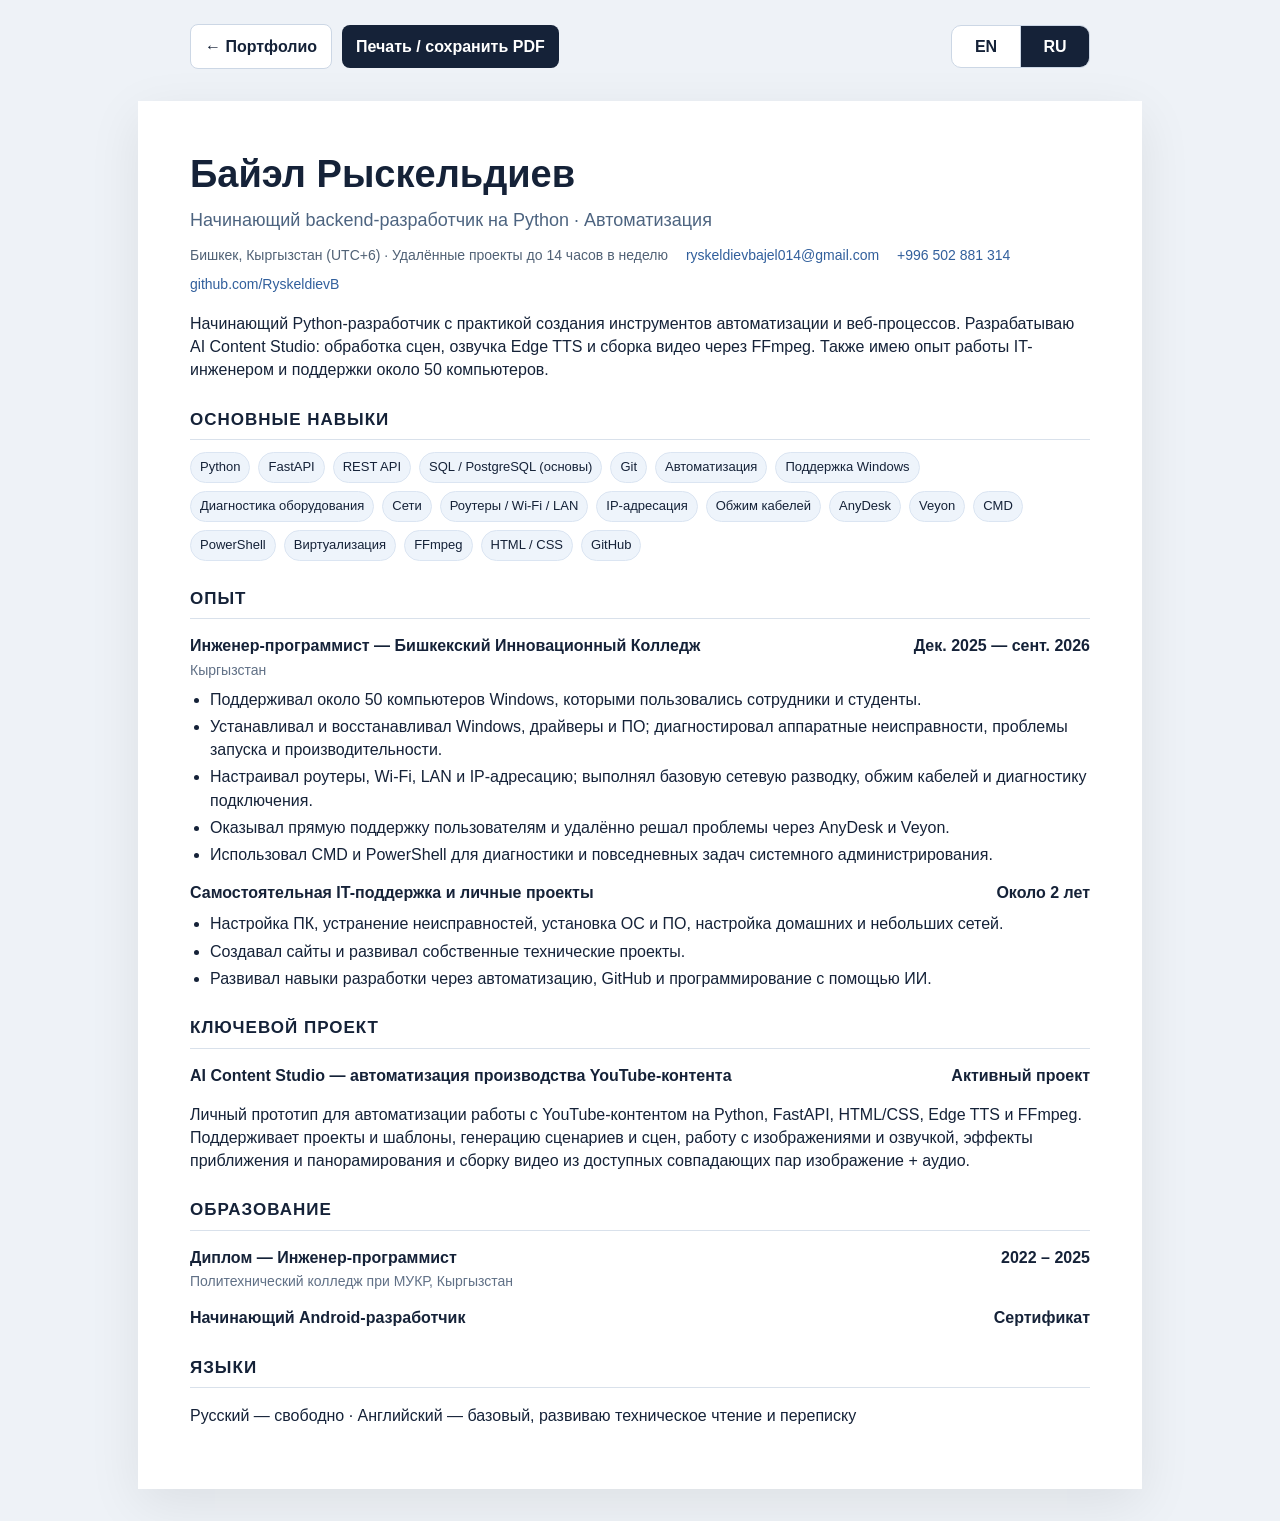
<file: resume-ru.html>
<!doctype html><html lang="ru"><head><meta charset="utf-8"><meta name="viewport" content="width=device-width,initial-scale=1"><title>Байэл Рыскельдиев — Резюме</title>
<link rel="icon" href="favicon-v3.svg" type="image/svg+xml"><style>body{margin:0;background:#eef2f7;color:#152238;font-family:Arial,Segoe UI,sans-serif;line-height:1.45}.page{max-width:900px;margin:32px auto;background:#fff;padding:46px 52px;box-shadow:0 15px 50px rgba(0,0,0,.08)}h1{margin:0;font-size:38px}h2{font-size:17px;text-transform:uppercase;letter-spacing:1px;border-bottom:1px solid #d9e1eb;padding-bottom:7px;margin:26px 0 12px}.role{font-size:18px;color:#4d6480;margin:5px 0 12px}.meta{display:flex;flex-wrap:wrap;gap:8px 18px;color:#516276;font-size:14px}.meta a{color:#315f9c;text-decoration:none}.summary{margin-top:18px}.job{margin:15px 0}.job-head{display:flex;justify-content:space-between;gap:20px;font-weight:700}.job .sub{color:#607086;font-size:14px;margin-top:2px}ul{margin:8px 0 0 20px;padding:0}li{margin:4px 0}.skills{display:flex;flex-wrap:wrap;gap:8px}.skill{background:#eef4fb;border:1px solid #dbe5f2;border-radius:999px;padding:5px 9px;font-size:13px}.actions{max-width:900px;margin:24px auto 0;display:flex;gap:10px;flex-wrap:wrap;align-items:center}.btn{background:#152238;color:#fff;padding:10px 14px;border-radius:8px;text-decoration:none;font-weight:700}.btn.alt{background:#fff;color:#152238;border:1px solid #ccd7e5}.lang-switch{margin-left:auto;display:inline-flex;border:1px solid #ccd7e5;border-radius:10px;overflow:hidden;background:#fff}.lang-switch a{padding:9px 12px;text-decoration:none;color:#152238;font-weight:700;min-width:44px;text-align:center}.lang-switch a+a{border-left:1px solid #ccd7e5}.lang-switch a.active{background:#152238;color:#fff;pointer-events:none}@media print{body{background:#fff}.actions{display:none}.page{margin:0;box-shadow:none;max-width:none;padding:24px 32px}}@media(max-width:700px){.page{margin:0;padding:26px 22px}.actions{margin:14px 18px}.job-head{display:block}.lang-switch{margin-left:0}}</style></head><body><div class="actions"><a class="btn alt" href="index-ru.html">← Портфолио</a><a class="btn" href="#" onclick="window.print();return false;">Печать / сохранить PDF</a><div class="lang-switch" aria-label="Язык резюме"><a href="resume.html">EN</a><a class="active" href="resume-ru.html" aria-current="page">RU</a></div></div><main class="page"><h1>Байэл Рыскельдиев</h1><div class="role">Начинающий backend-разработчик на Python · Автоматизация</div><div class="meta"><span>Бишкек, Кыргызстан (UTC+6) · Удалённые проекты до 14 часов в неделю</span><a href="mailto:ryskeldievbajel014@gmail.com">ryskeldievbajel014@gmail.com</a><a href="tel:+996502881314">+996 502 881 314</a><a href="https://github.com/RyskeldievB">github.com/RyskeldievB</a></div><p class="summary">Начинающий Python-разработчик с практикой создания инструментов автоматизации и веб-процессов. Разрабатываю AI Content Studio: обработка сцен, озвучка Edge TTS и сборка видео через FFmpeg. Также имею опыт работы IT-инженером и поддержки около 50 компьютеров.</p><h2>Основные навыки</h2><div class="skills"><span class="skill">Python</span><span class="skill">FastAPI</span><span class="skill">REST API</span><span class="skill">SQL / PostgreSQL (основы)</span><span class="skill">Git</span><span class="skill">Автоматизация</span><span class="skill">Поддержка Windows</span><span class="skill">Диагностика оборудования</span><span class="skill">Сети</span><span class="skill">Роутеры / Wi‑Fi / LAN</span><span class="skill">IP-адресация</span><span class="skill">Обжим кабелей</span><span class="skill">AnyDesk</span><span class="skill">Veyon</span><span class="skill">CMD</span><span class="skill">PowerShell</span><span class="skill">Виртуализация</span><span class="skill">FFmpeg</span><span class="skill">HTML / CSS</span><span class="skill">GitHub</span></div><h2>Опыт</h2><section class="job"><div class="job-head"><span>Инженер-программист — Бишкекский Инновационный Колледж</span><span>Дек. 2025 — сент. 2026</span></div><div class="sub">Кыргызстан</div><ul><li>Поддерживал около 50 компьютеров Windows, которыми пользовались сотрудники и студенты.</li><li>Устанавливал и восстанавливал Windows, драйверы и ПО; диагностировал аппаратные неисправности, проблемы запуска и производительности.</li><li>Настраивал роутеры, Wi‑Fi, LAN и IP-адресацию; выполнял базовую сетевую разводку, обжим кабелей и диагностику подключения.</li><li>Оказывал прямую поддержку пользователям и удалённо решал проблемы через AnyDesk и Veyon.</li><li>Использовал CMD и PowerShell для диагностики и повседневных задач системного администрирования.</li></ul></section><section class="job"><div class="job-head"><span>Самостоятельная IT-поддержка и личные проекты</span><span>Около 2 лет</span></div><ul><li>Настройка ПК, устранение неисправностей, установка ОС и ПО, настройка домашних и небольших сетей.</li><li>Создавал сайты и развивал собственные технические проекты.</li><li>Развивал навыки разработки через автоматизацию, GitHub и программирование с помощью ИИ.</li></ul></section><h2>Ключевой проект</h2><section class="job"><div class="job-head"><span>AI Content Studio — автоматизация производства YouTube-контента</span><span>Активный проект</span></div><p>Личный прототип для автоматизации работы с YouTube-контентом на Python, FastAPI, HTML/CSS, Edge TTS и FFmpeg. Поддерживает проекты и шаблоны, генерацию сценариев и сцен, работу с изображениями и озвучкой, эффекты приближения и панорамирования и сборку видео из доступных совпадающих пар изображение + аудио.</p></section><h2>Образование</h2><section class="job"><div class="job-head"><span>Диплом — Инженер-программист</span><span>2022 – 2025</span></div><div class="sub">Политехнический колледж при МУКР, Кыргызстан</div></section><section class="job"><div class="job-head"><span>Начинающий Android-разработчик</span><span>Сертификат</span></div></section><h2>Языки</h2><p>Русский — свободно · Английский — базовый, развиваю техническое чтение и переписку</p></main></body></html>
</file>
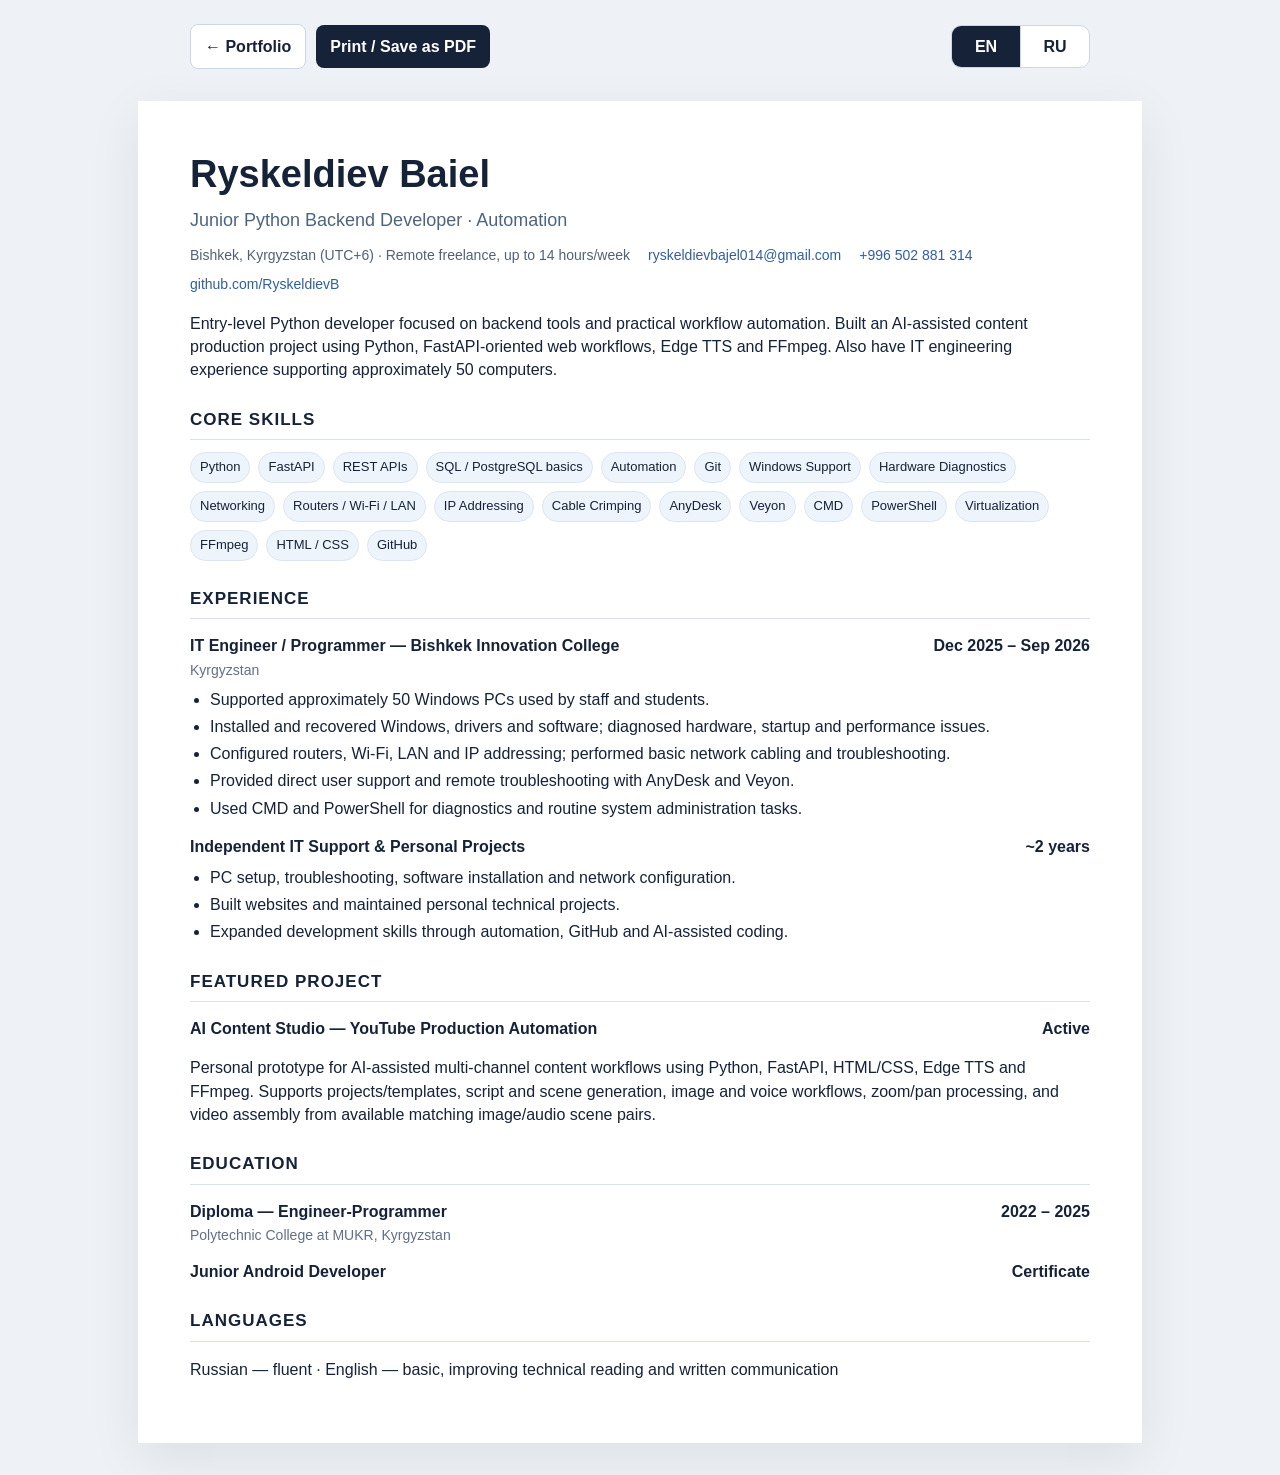
<file: resume.html>
<!doctype html><html lang="en"><head><meta charset="utf-8"><meta name="viewport" content="width=device-width,initial-scale=1"><title>Bayel Ryskeldiev — Python Developer Resume</title>
<link rel="icon" href="favicon-v3.svg" type="image/svg+xml"><style>body{margin:0;background:#eef2f7;color:#152238;font-family:Arial,Segoe UI,sans-serif;line-height:1.45}.page{max-width:900px;margin:32px auto;background:#fff;padding:46px 52px;box-shadow:0 15px 50px rgba(0,0,0,.08)}h1{margin:0;font-size:38px}h2{font-size:17px;text-transform:uppercase;letter-spacing:1px;border-bottom:1px solid #d9e1eb;padding-bottom:7px;margin:26px 0 12px}.role{font-size:18px;color:#4d6480;margin:5px 0 12px}.meta{display:flex;flex-wrap:wrap;gap:8px 18px;color:#516276;font-size:14px}.meta a{color:#315f9c;text-decoration:none}.summary{margin-top:18px}.job{margin:15px 0}.job-head{display:flex;justify-content:space-between;gap:20px;font-weight:700}.job .sub{color:#607086;font-size:14px;margin-top:2px}ul{margin:8px 0 0 20px;padding:0}li{margin:4px 0}.skills{display:flex;flex-wrap:wrap;gap:8px}.skill{background:#eef4fb;border:1px solid #dbe5f2;border-radius:999px;padding:5px 9px;font-size:13px}.actions{max-width:900px;margin:24px auto 0;display:flex;gap:10px;flex-wrap:wrap;align-items:center}.btn{background:#152238;color:#fff;padding:10px 14px;border-radius:8px;text-decoration:none;font-weight:700}.btn.alt{background:#fff;color:#152238;border:1px solid #ccd7e5}.lang-switch{margin-left:auto;display:inline-flex;border:1px solid #ccd7e5;border-radius:10px;overflow:hidden;background:#fff}.lang-switch a{padding:9px 12px;text-decoration:none;color:#152238;font-weight:700;min-width:44px;text-align:center}.lang-switch a+a{border-left:1px solid #ccd7e5}.lang-switch a.active{background:#152238;color:#fff;pointer-events:none}@media print{body{background:#fff}.actions{display:none}.page{margin:0;box-shadow:none;max-width:none;padding:24px 32px}}@media(max-width:700px){.page{margin:0;padding:26px 22px}.actions{margin:14px 18px}.job-head{display:block}.lang-switch{margin-left:0}}</style></head><body><div class="actions"><a class="btn alt" href="index.html">← Portfolio</a><a class="btn" href="#" onclick="window.print();return false;">Print / Save as PDF</a><div class="lang-switch" aria-label="Resume language"><a class="active" href="resume.html" aria-current="page">EN</a><a href="resume-ru.html">RU</a></div></div><main class="page"><h1>Ryskeldiev Baiel</h1><div class="role">Junior Python Backend Developer · Automation</div><div class="meta"><span>Bishkek, Kyrgyzstan (UTC+6) · Remote freelance, up to 14 hours/week</span><a href="mailto:ryskeldievbajel014@gmail.com">ryskeldievbajel014@gmail.com</a><a href="tel:+996502881314">+996 502 881 314</a><a href="https://github.com/RyskeldievB">github.com/RyskeldievB</a></div><p class="summary">Entry-level Python developer focused on backend tools and practical workflow automation. Built an AI-assisted content production project using Python, FastAPI-oriented web workflows, Edge TTS and FFmpeg. Also have IT engineering experience supporting approximately 50 computers.</p><h2>Core Skills</h2><div class="skills"><span class="skill">Python</span><span class="skill">FastAPI</span><span class="skill">REST APIs</span><span class="skill">SQL / PostgreSQL basics</span><span class="skill">Automation</span><span class="skill">Git</span><span class="skill">Windows Support</span><span class="skill">Hardware Diagnostics</span><span class="skill">Networking</span><span class="skill">Routers / Wi‑Fi / LAN</span><span class="skill">IP Addressing</span><span class="skill">Cable Crimping</span><span class="skill">AnyDesk</span><span class="skill">Veyon</span><span class="skill">CMD</span><span class="skill">PowerShell</span><span class="skill">Virtualization</span><span class="skill">FFmpeg</span><span class="skill">HTML / CSS</span><span class="skill">GitHub</span></div><h2>Experience</h2><section class="job"><div class="job-head"><span>IT Engineer / Programmer — Bishkek Innovation College</span><span>Dec 2025 – Sep 2026</span></div><div class="sub">Kyrgyzstan</div><ul><li>Supported approximately 50 Windows PCs used by staff and students.</li><li>Installed and recovered Windows, drivers and software; diagnosed hardware, startup and performance issues.</li><li>Configured routers, Wi‑Fi, LAN and IP addressing; performed basic network cabling and troubleshooting.</li><li>Provided direct user support and remote troubleshooting with AnyDesk and Veyon.</li><li>Used CMD and PowerShell for diagnostics and routine system administration tasks.</li></ul></section><section class="job"><div class="job-head"><span>Independent IT Support & Personal Projects</span><span>~2 years</span></div><ul><li>PC setup, troubleshooting, software installation and network configuration.</li><li>Built websites and maintained personal technical projects.</li><li>Expanded development skills through automation, GitHub and AI-assisted coding.</li></ul></section><h2>Featured Project</h2><section class="job"><div class="job-head"><span>AI Content Studio — YouTube Production Automation</span><span>Active</span></div><p>Personal prototype for AI-assisted multi-channel content workflows using Python, FastAPI, HTML/CSS, Edge TTS and FFmpeg. Supports projects/templates, script and scene generation, image and voice workflows, zoom/pan processing, and video assembly from available matching image/audio scene pairs.</p></section><h2>Education</h2><section class="job"><div class="job-head"><span>Diploma — Engineer-Programmer</span><span>2022 – 2025</span></div><div class="sub">Polytechnic College at MUKR, Kyrgyzstan</div></section><section class="job"><div class="job-head"><span>Junior Android Developer</span><span>Certificate</span></div></section><h2>Languages</h2><p>Russian — fluent · English — basic, improving technical reading and written communication</p></main></body></html>
</file>
